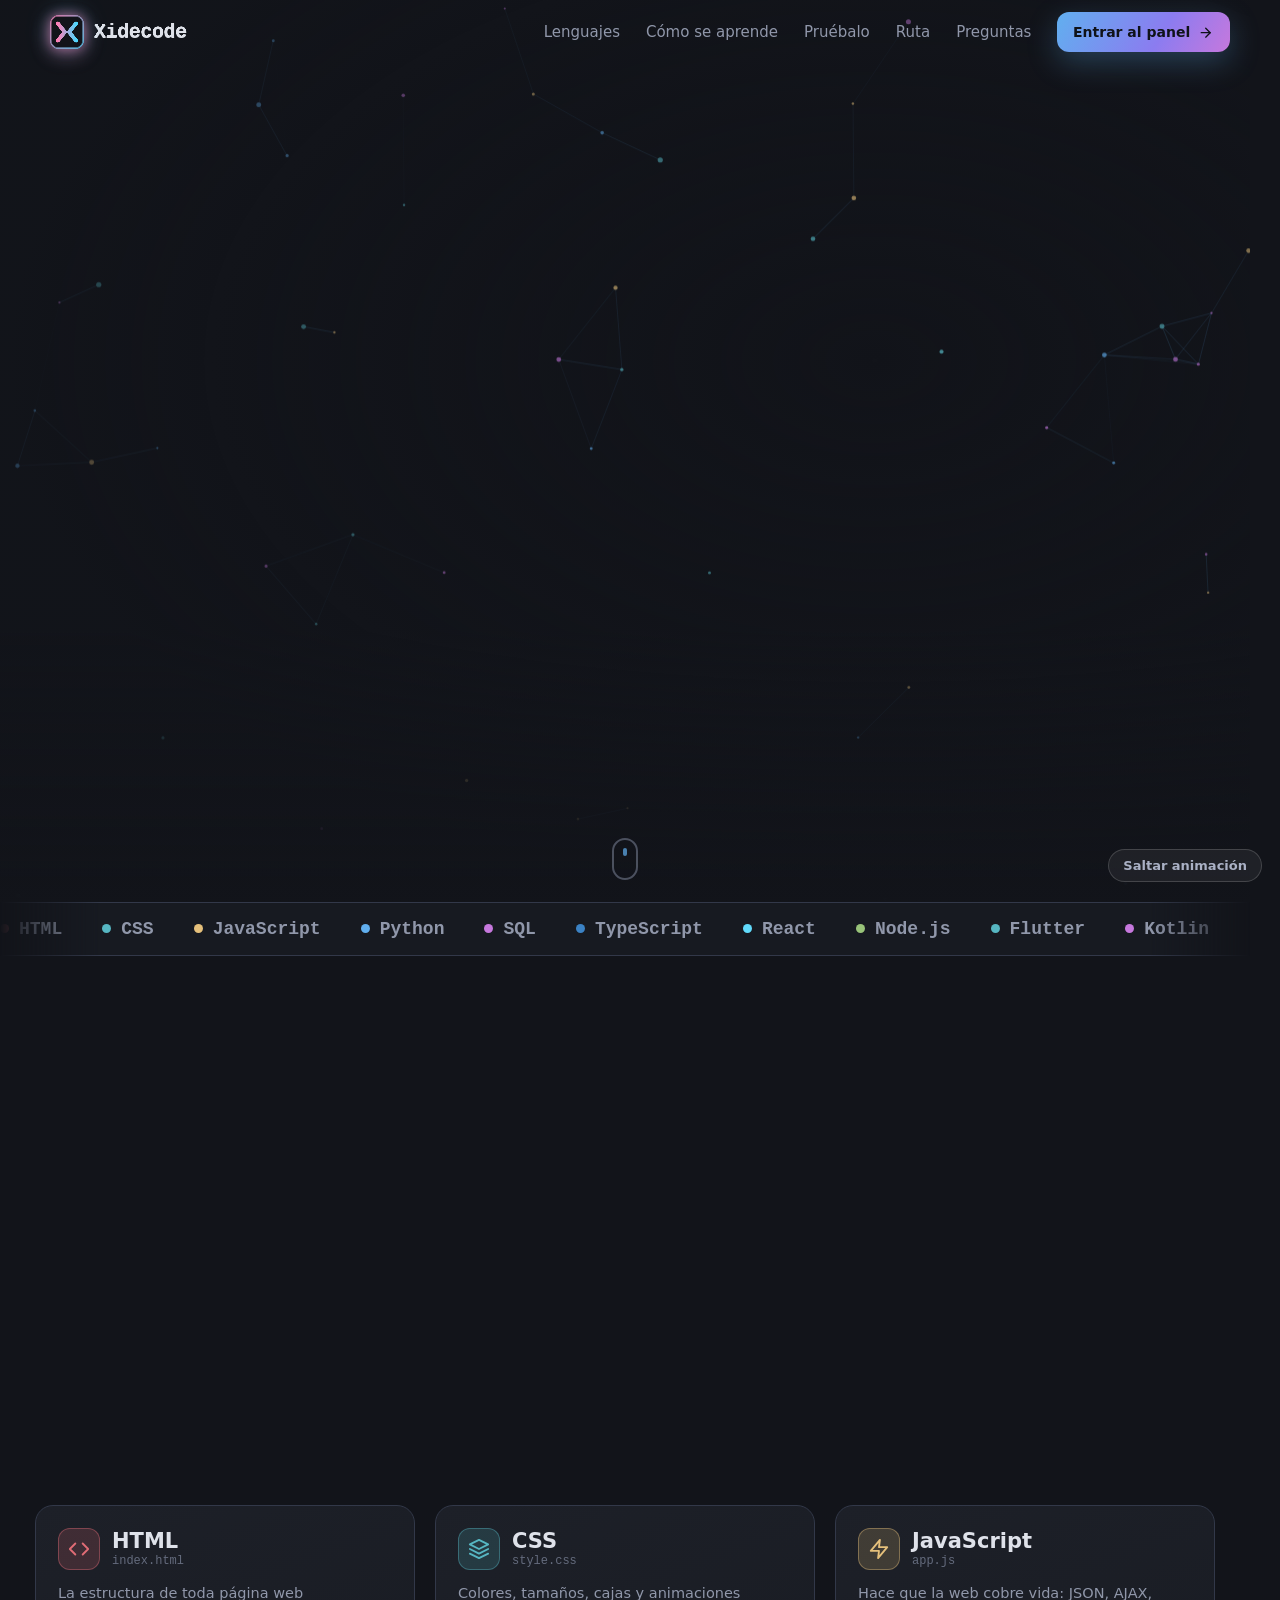
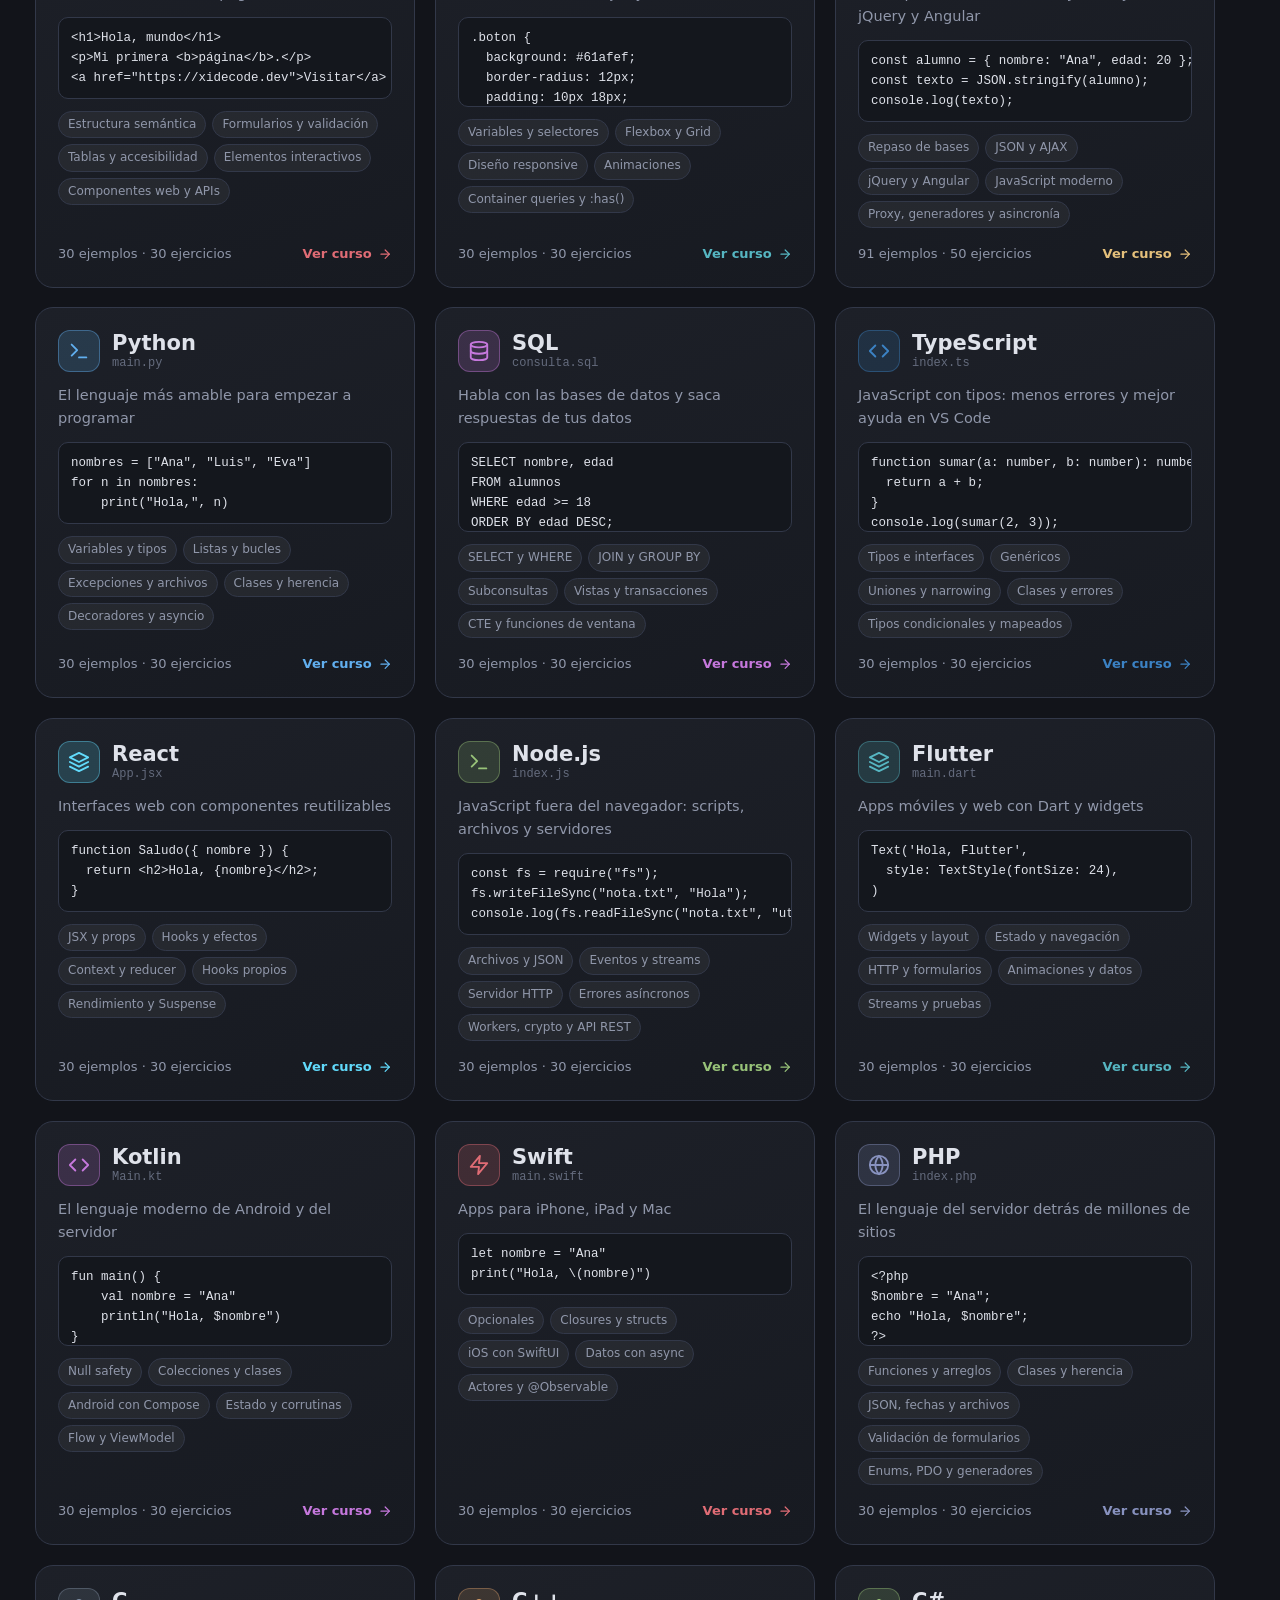
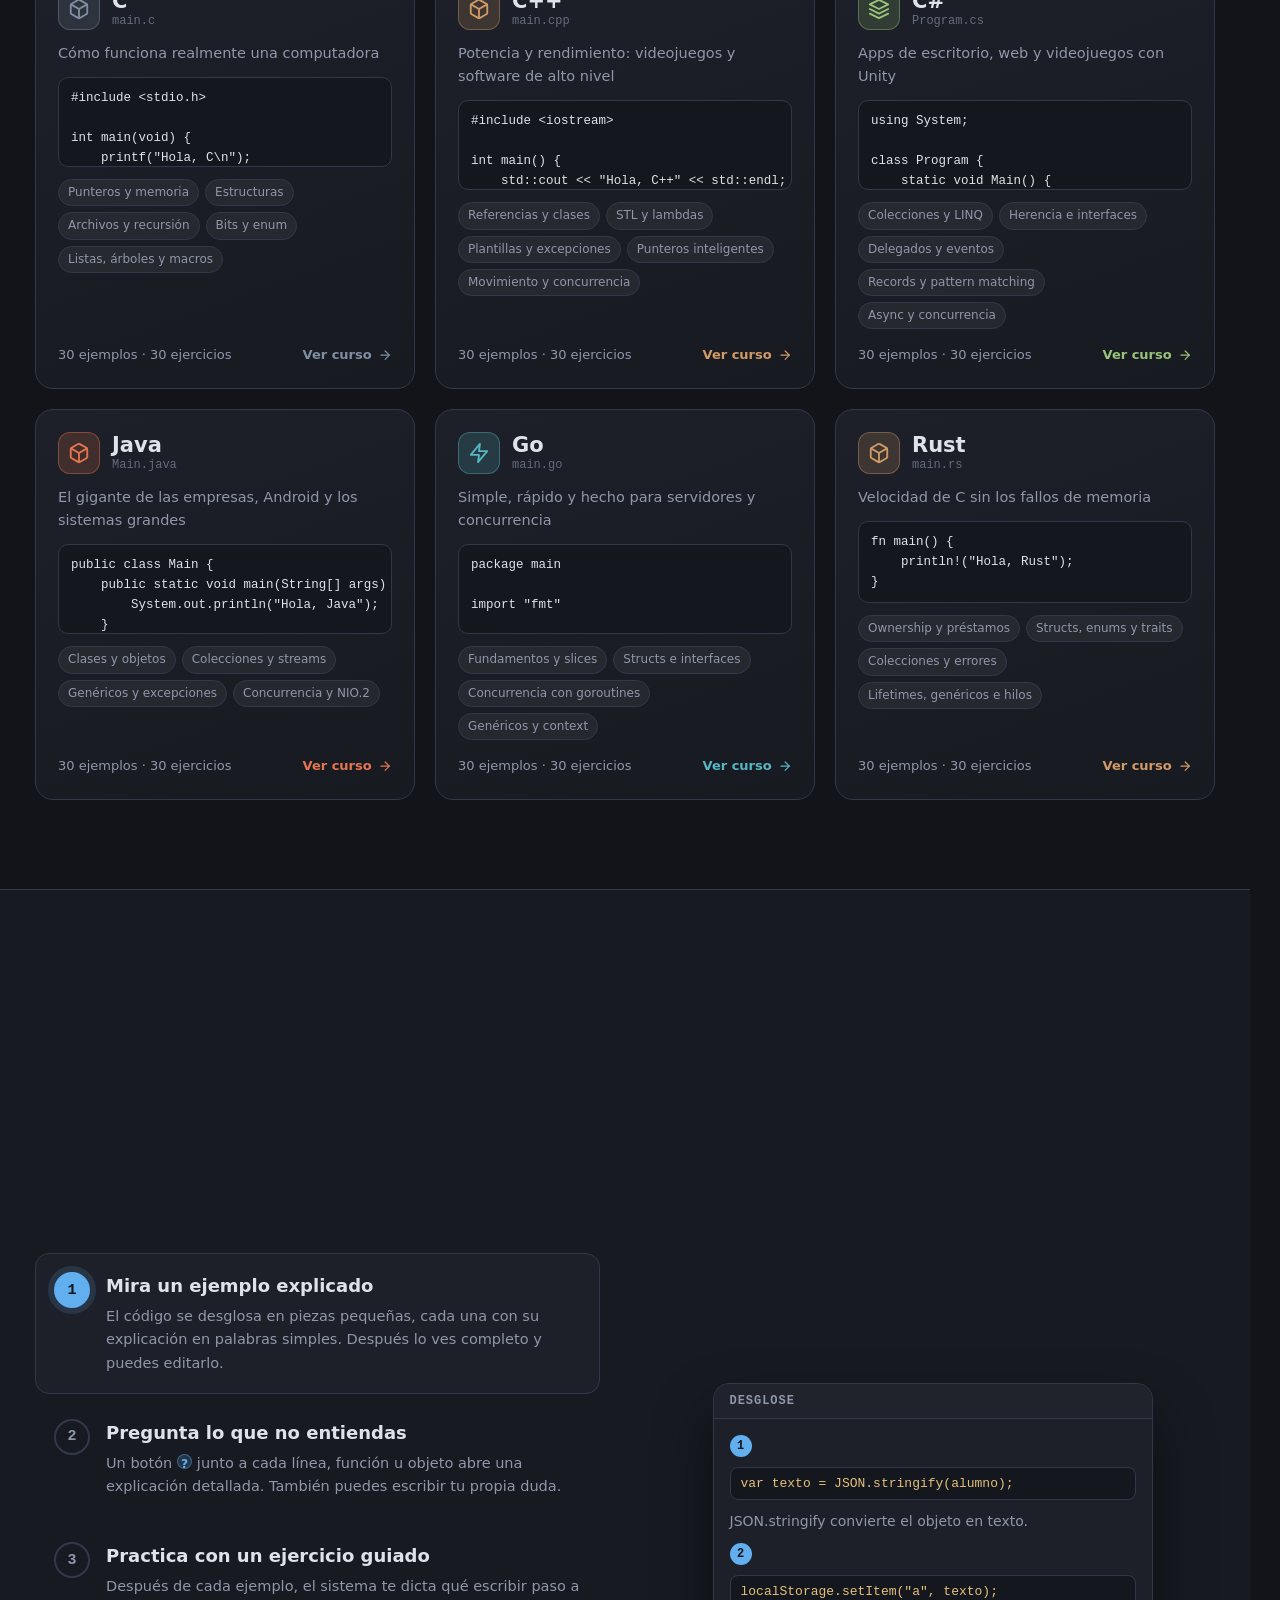
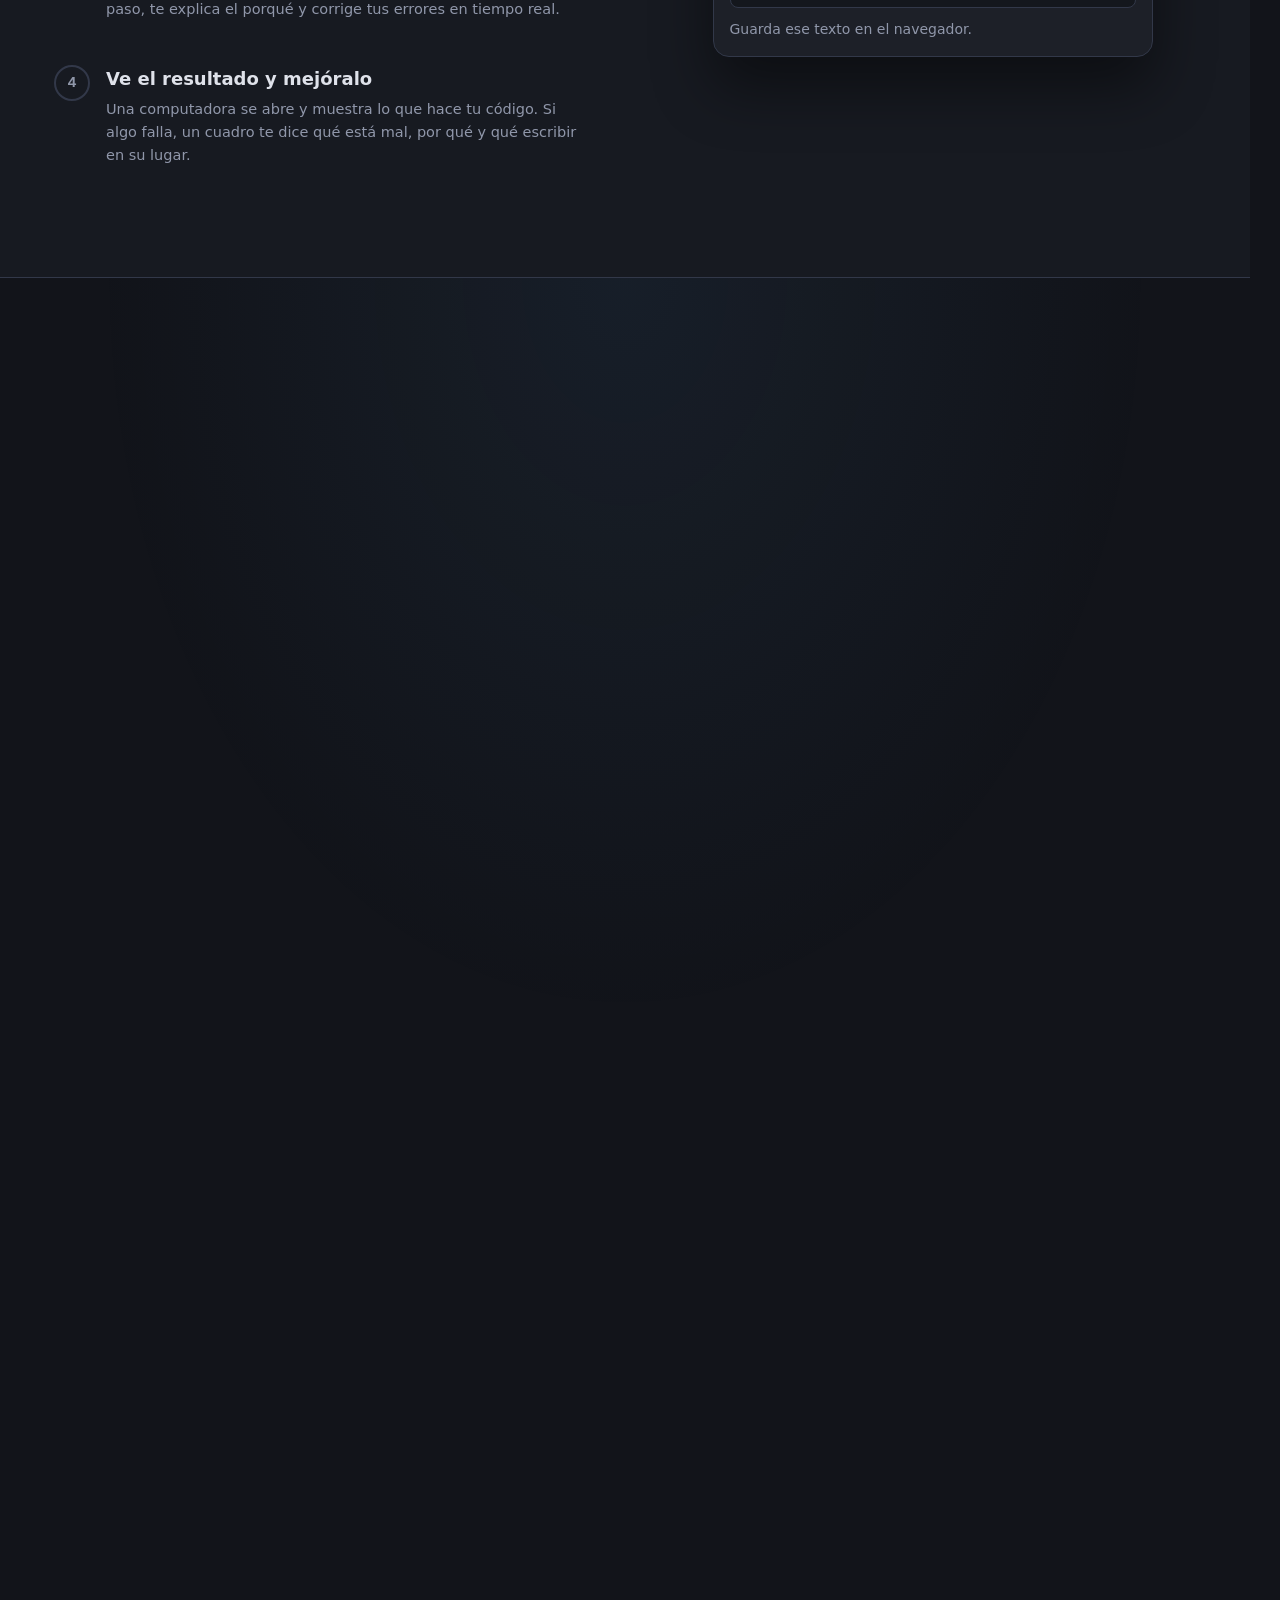
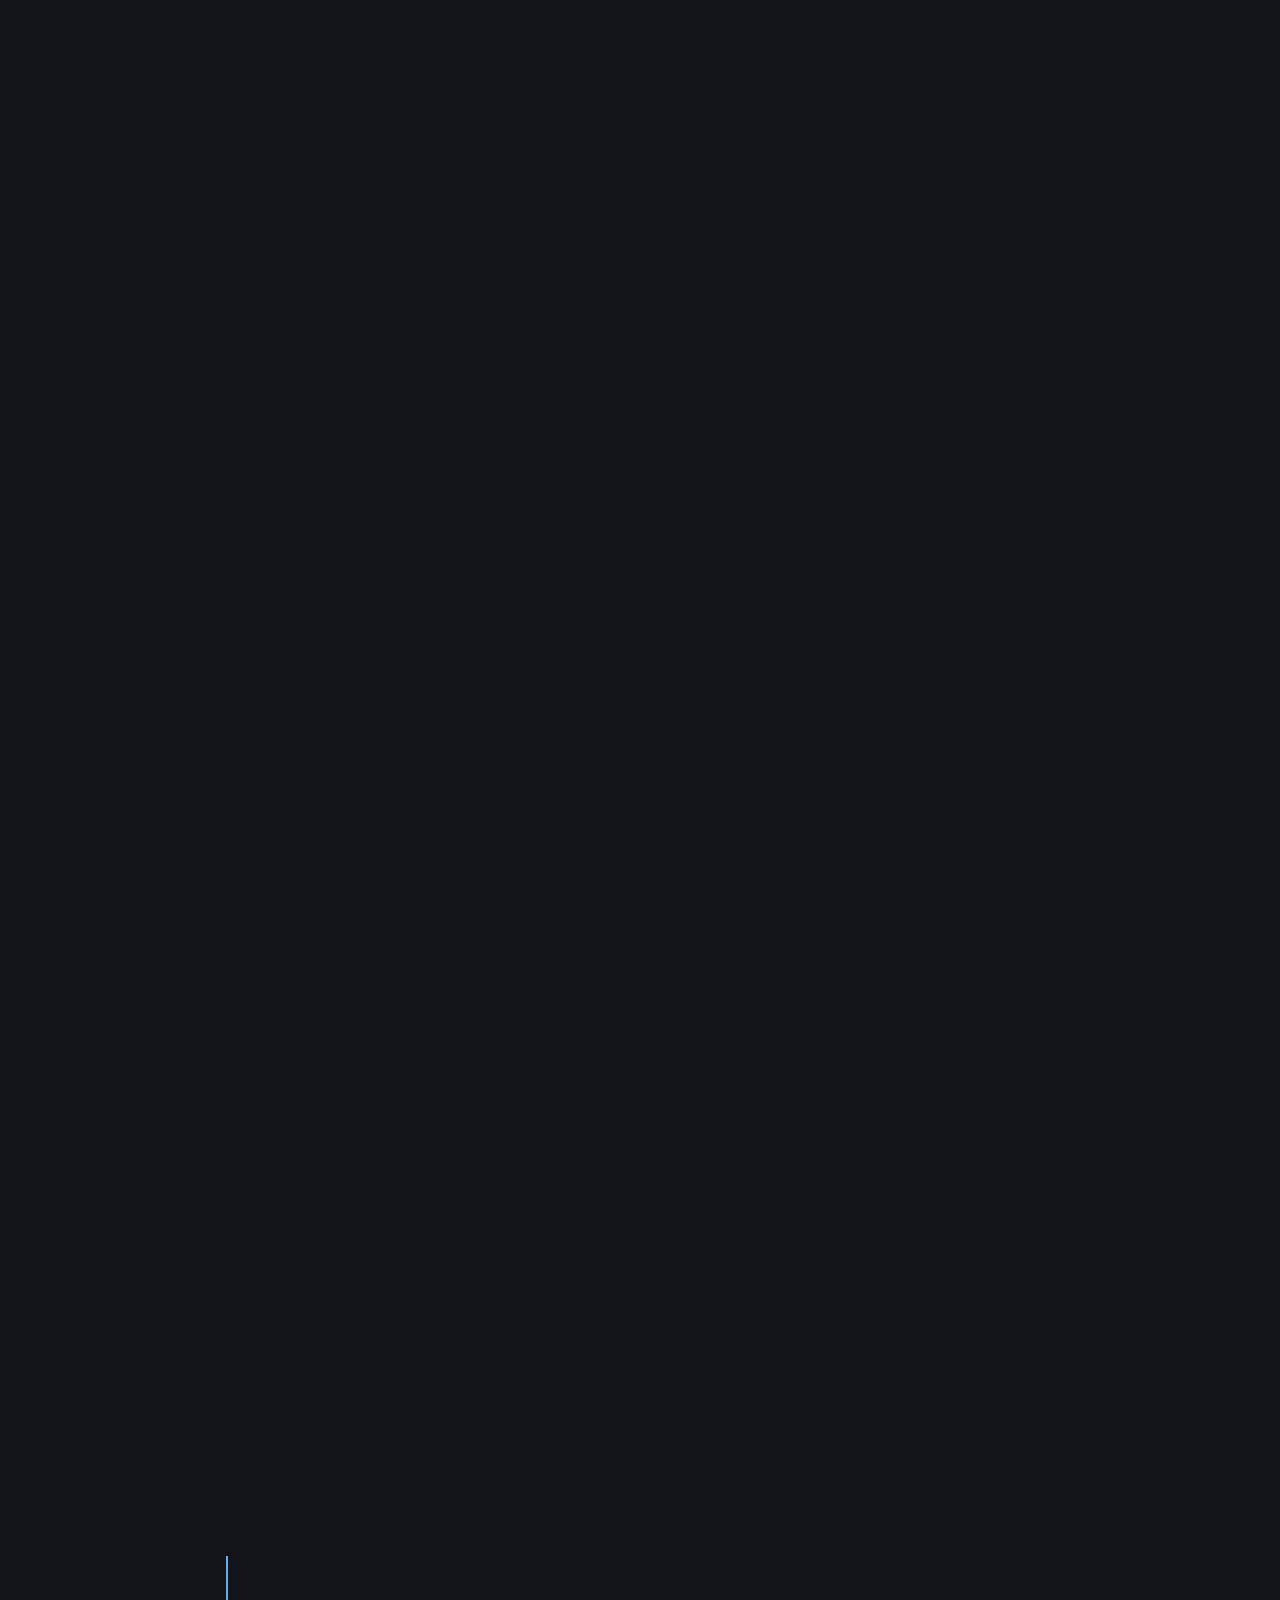
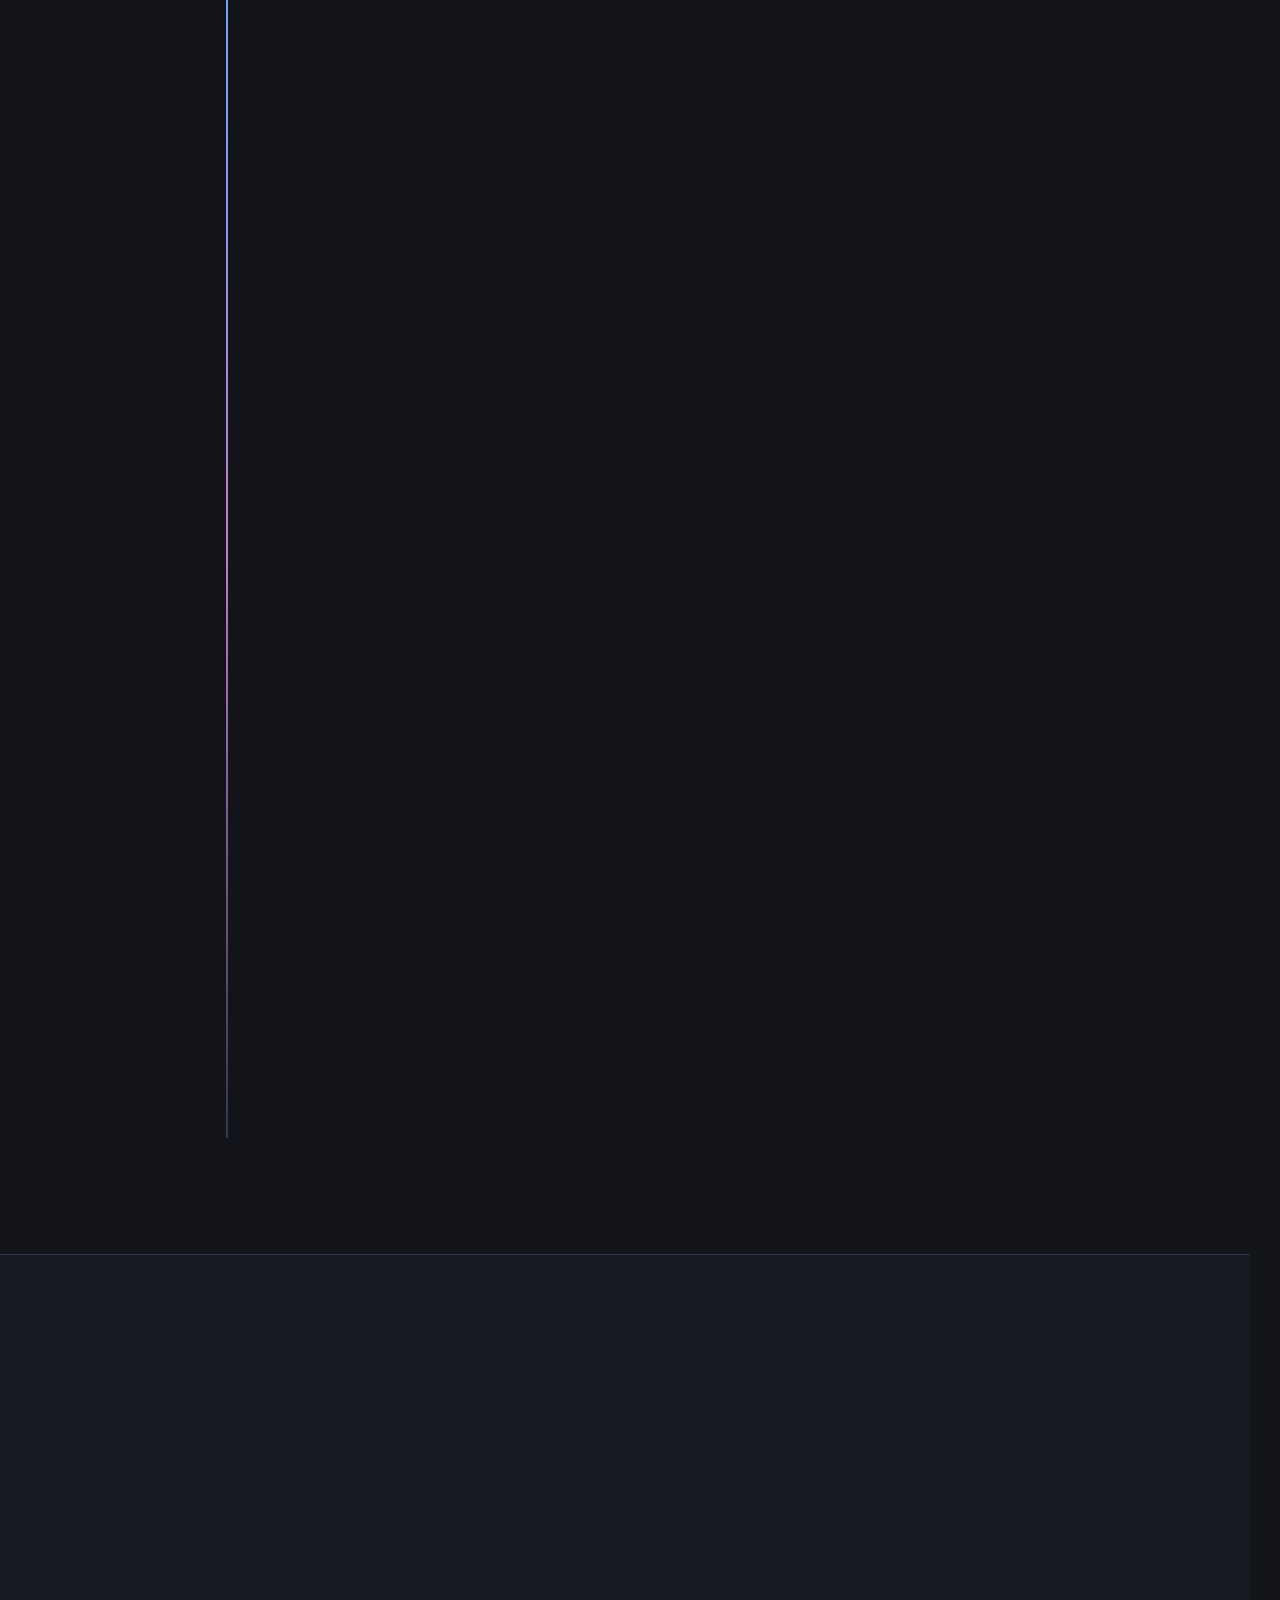
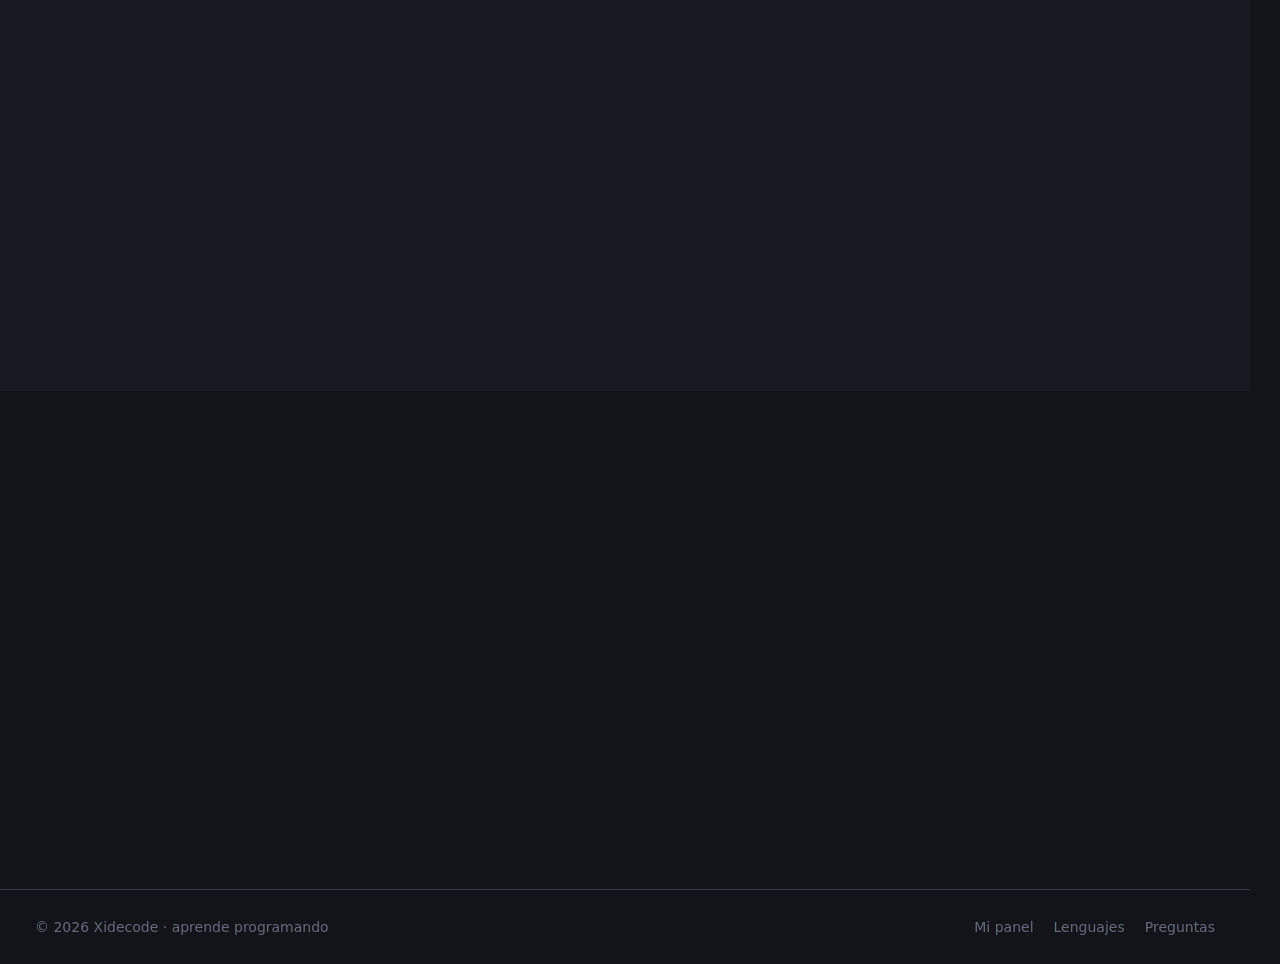
<file: index.html>
<!DOCTYPE html>
<html lang="es">
<head>
<meta charset="utf-8">
<meta name="viewport" content="width=device-width, initial-scale=1, viewport-fit=cover">
<title>Xidecode | Aprende a programar practicando</title>
<meta name="description" content="Xidecode: plataforma para aprender HTML, CSS, JavaScript, Python, SQL, PHP, C, C++, C#, Java, TypeScript, React, Node.js, Flutter, Kotlin, Swift, Go y Rust con ejemplos explicados, ejercicios guiados y errores que te enseñan. Sin registro, gratis.">
<meta name="theme-color" content="#14161c">
<link rel="icon" type="image/svg+xml" href="assets/brand/xidecode-icon.svg">
<link rel="stylesheet" href="css/landing.css?v=4">
<link rel="stylesheet" href="css/portal.css?v=4">
<link rel="stylesheet" href="css/intro.css?v=1">
<script>(function(){try{if(sessionStorage.getItem("xide:intro")||matchMedia("(prefers-reduced-motion: reduce)").matches)return;}catch(e){}document.documentElement.classList.add("intro-on");})();</script>
<noscript><style>#intro{display:none!important}html.intro-on,html.intro-on body{overflow:auto!important}html.intro-on .brand{opacity:1!important}</style></noscript>
</head>
<body>
<div id="intro" aria-hidden="false"><div class="in-bg" aria-hidden="true"></div><canvas aria-hidden="true"></canvas><div class="in-stage" aria-hidden="true"><div class="in-lock"><img class="in-logo" src="assets/brand/xidecode-icon.svg" alt="" width="150" height="150"><span class="in-text"><span>Xidecode</span></span></div></div><button class="in-skip" type="button">Saltar animación</button></div>
<a class="skip" href="#contenido">Saltar al contenido</a>

<svg width="0" height="0" style="position:absolute" aria-hidden="true">
  <defs>
    <symbol id="i-arrow" viewBox="0 0 24 24"><line x1="5" y1="12" x2="19" y2="12"/><polyline points="12 5 19 12 12 19"/></symbol>
    <symbol id="i-code" viewBox="0 0 24 24"><polyline points="16 18 22 12 16 6"/><polyline points="8 6 2 12 8 18"/></symbol>
    <symbol id="i-play" viewBox="0 0 24 24"><polygon points="6 3 20 12 6 21 6 3"/></symbol>
    <symbol id="i-bolt" viewBox="0 0 24 24"><polygon points="13 2 3 14 12 14 11 22 21 10 12 10 13 2"/></symbol>
    <symbol id="i-layers" viewBox="0 0 24 24"><polygon points="12 2 2 7 12 12 22 7 12 2"/><polyline points="2 17 12 22 22 17"/><polyline points="2 12 12 17 22 12"/></symbol>
    <symbol id="i-check" viewBox="0 0 24 24"><polyline points="20 6 9 17 4 12"/></symbol>
    <symbol id="i-term" viewBox="0 0 24 24"><polyline points="4 17 10 11 4 5"/><line x1="12" y1="19" x2="20" y2="19"/></symbol>
    <symbol id="i-db" viewBox="0 0 24 24"><ellipse cx="12" cy="5" rx="9" ry="3"/><path d="M21 12c0 1.66-4 3-9 3s-9-1.34-9-3"/><path d="M3 5v14c0 1.66 4 3 9 3s9-1.34 9-3V5"/></symbol>
    <symbol id="i-globe" viewBox="0 0 24 24"><circle cx="12" cy="12" r="10"/><line x1="2" y1="12" x2="22" y2="12"/><path d="M12 2a15.3 15.3 0 0 1 4 10 15.3 15.3 0 0 1-4 10 15.3 15.3 0 0 1-4-10 15.3 15.3 0 0 1 4-10z"/></symbol>
    <symbol id="i-cube" viewBox="0 0 24 24"><path d="M21 16V8a2 2 0 0 0-1-1.73l-7-4a2 2 0 0 0-2 0l-7 4A2 2 0 0 0 3 8v8a2 2 0 0 0 1 1.73l7 4a2 2 0 0 0 2 0l7-4A2 2 0 0 0 21 16z"/><polyline points="3.27 6.96 12 12.01 20.73 6.96"/><line x1="12" y1="22.08" x2="12" y2="12"/></symbol>
    <symbol id="i-help" viewBox="0 0 24 24"><circle cx="12" cy="12" r="10"/><path d="M9.09 9a3 3 0 0 1 5.83 1c0 2-3 3-3 3"/><line x1="12" y1="17" x2="12.01" y2="17"/></symbol>
    <symbol id="i-alert" viewBox="0 0 24 24"><circle cx="12" cy="12" r="10"/><line x1="12" y1="8" x2="12" y2="12"/><line x1="12" y1="16" x2="12.01" y2="16"/></symbol>
    <symbol id="i-award" viewBox="0 0 24 24"><circle cx="12" cy="8" r="7"/><polyline points="8.21 13.89 7 23 12 20 17 23 15.79 13.88"/></symbol>
    <symbol id="i-target" viewBox="0 0 24 24"><circle cx="12" cy="12" r="10"/><circle cx="12" cy="12" r="6"/><circle cx="12" cy="12" r="2"/></symbol>
    <symbol id="i-lock" viewBox="0 0 24 24"><rect x="3" y="11" width="18" height="11" rx="2"/><path d="M7 11V7a5 5 0 0 1 10 0v4"/></symbol>
    <symbol id="i-menu" viewBox="0 0 24 24"><line x1="3" y1="12" x2="21" y2="12"/><line x1="3" y1="6" x2="21" y2="6"/><line x1="3" y1="18" x2="21" y2="18"/></symbol>
    <symbol id="i-x" viewBox="0 0 24 24"><line x1="18" y1="6" x2="6" y2="18"/><line x1="6" y1="6" x2="18" y2="18"/></symbol>
    <symbol id="i-eye" viewBox="0 0 24 24"><path d="M1 12s4-8 11-8 11 8 11 8-4 8-11 8-11-8-11-8z"/><circle cx="12" cy="12" r="3"/></symbol>
    <symbol id="i-user" viewBox="0 0 24 24"><path d="M20 21v-2a4 4 0 0 0-4-4H8a4 4 0 0 0-4 4v2"/><circle cx="12" cy="7" r="4"/></symbol>
    <symbol id="i-flag" viewBox="0 0 24 24"><path d="M4 15s1-1 4-1 5 2 8 2 4-1 4-1V3s-1 1-4 1-5-2-8-2-4 1-4 1z"/><line x1="4" y1="22" x2="4" y2="15"/></symbol>
    <symbol id="i-refresh" viewBox="0 0 24 24"><polyline points="23 4 23 10 17 10"/><polyline points="1 20 1 14 7 14"/><path d="M3.51 9a9 9 0 0 1 14.85-3.36L23 10M1 14l4.64 4.36A9 9 0 0 0 20.49 15"/></symbol>
    <symbol id="i-down" viewBox="0 0 24 24"><polyline points="6 9 12 15 18 9"/></symbol>
  </defs>
</svg>

<div class="cursor-glow" aria-hidden="true"></div>

<header class="nav" id="nav">
  <div class="wrap">
    <a class="brand" href="index.html" aria-label="Xidecode, inicio"><span class="logo"><img src="assets/brand/xidecode-icon.svg" alt="" width="34" height="34"></span><span>Xidecode</span></a>
    <button class="nav-toggle" type="button" aria-label="Abrir menú" aria-expanded="false"><svg class="i" aria-hidden="true"><use href="#i-menu"/></svg></button>
    <nav class="nav-links" aria-label="Principal">
      <a href="#lenguajes">Lenguajes</a>
      <a href="#metodo">Cómo se aprende</a>
      <a href="#probar">Pruébalo</a>
      <a href="#ruta">Ruta</a>
      <a href="#preguntas">Preguntas</a>
      <a class="btn btn-primary btn-sm" href="app.html#/panel" data-magnetic><span class="btn-txt">Entrar al panel <svg class="i" aria-hidden="true"><use href="#i-arrow"/></svg></span></a>
    </nav>
  </div>
</header>

<main id="contenido">
  <!-- ============ HERO ============ -->
  <section class="hero" id="hero" aria-labelledby="h1">
    <canvas class="hero-canvas" id="net" aria-hidden="true"></canvas>
    <div class="hero-vignette" aria-hidden="true"></div>
    <div class="wrap hero-grid">
      <div class="hero-copy">
        <span class="eyebrow reveal"><svg class="i" aria-hidden="true"><use href="#i-bolt"/></svg> Aprende a programar practicando</span>
        <h1 id="h1" data-split>Escribe código de verdad, <span class="grad">entiéndelo</span> de verdad.</h1>
        <p class="lead reveal" style="--d:3">Una plataforma para <b>HTML, CSS, JavaScript, Python, SQL, PHP, C, C++, C#, Java, TypeScript, React, Node.js, Flutter, Kotlin, Swift, Go y Rust</b>. Cada ejemplo se explica pieza por pieza, cada línea tiene su <b class="qmark">?</b>, y cada ejemplo termina con un ejercicio guiado donde el sistema corrige tus errores <i>mientras escribes</i>.</p>
        <div class="cta-row reveal" style="--d:4">
          <a class="btn btn-primary btn-lg" href="app.html#/panel" data-magnetic><span class="btn-fill"></span><span class="btn-txt">Entrar al panel <svg class="i" aria-hidden="true"><use href="#i-arrow"/></svg></span></a>
          <a class="btn btn-ghost btn-lg" href="#probar" data-magnetic><span class="btn-fill"></span><span class="btn-txt"><svg class="i" aria-hidden="true"><use href="#i-play"/></svg> Probar código ahora</span></a>
        </div>
        <ul class="chips reveal" style="--d:5">
          <li><svg class="i" aria-hidden="true"><use href="#i-lock"/></svg> Sin registro ni cuentas</li>
          <li><svg class="i" aria-hidden="true"><use href="#i-term"/></svg> Se ejecuta en tu navegador</li>
          <li><svg class="i" aria-hidden="true"><use href="#i-alert"/></svg> Errores explicados en español</li>
        </ul>
      </div>
      <div class="stage-wrap reveal" style="--d:2">
        <div class="stage" id="stage" aria-hidden="true">
          <div class="win">
            <div class="win-bar"><i></i><i></i><i></i><span id="win-file">main.py</span><em id="win-lang">Python</em></div>
            <pre class="win-code" id="win-code"></pre>
            <div class="win-out"><b>$</b> <span id="win-out"></span><i class="cur"></i></div>
          </div>
          <div class="fl fl1">{ }</div><div class="fl fl2">&lt;/&gt;</div><div class="fl fl3">SQL</div><div class="fl fl4">py</div><div class="fl fl5">C++</div><div class="fl fl6">$</div>
          <div class="pop3d pop-err"><svg class="i" aria-hidden="true"><use href="#i-alert"/></svg><div><b>Error explicado</b><span>Falta ":" al final de la línea 3</span></div></div>
          <div class="pop3d pop-xp"><svg class="i" aria-hidden="true"><use href="#i-award"/></svg><div><b>+10 XP</b><span>Ejercicio completado</span></div></div>
          <div class="pop3d pop-q"><svg class="i" aria-hidden="true"><use href="#i-help"/></svg><div><b>¿Qué hace print()?</b><span>Muestra valores en pantalla</span></div></div>
        </div>
      </div>
    </div>
    <a class="scroll-hint" href="#lenguajes" aria-label="Bajar"><i></i></a>
  </section>

  <!-- ============ MARQUEE ============ -->
  <div class="marquee" aria-hidden="true"><div class="marquee-track" id="marq"></div></div>

  <!-- ============ NÚMEROS ============ -->
  <section class="numbers" aria-label="La plataforma en números">
    <div class="wrap nums">
      <div class="num reveal"><b data-count id="n-lang">15</b><span>lenguajes</span></div>
      <div class="num reveal" style="--d:1"><b data-count id="n-ex">0</b><span>ejemplos explicados</span></div>
      <div class="num reveal" style="--d:2"><b data-count id="n-xs">0</b><span>ejercicios guiados</span></div>
      <div class="num reveal" style="--d:3"><b data-count id="n-q">0</b><span>preguntas de reto</span></div>
      <div class="num reveal" style="--d:4"><b data-count data-to="0" data-label="0">0</b><span>cuentas que crear</span></div>
    </div>
  </section>

  <!-- ============ LENGUAJES ============ -->
  <section id="lenguajes" class="langs" aria-labelledby="t-lang">
    <div class="wrap">
      <div class="sec-head reveal">
        <span class="eyebrow">Elige tu camino</span>
        <h2 id="t-lang" data-split>Dieciocho lenguajes, <span class="grad">una sola plataforma</span></h2>
        <p>Los más pedidos en empleos, universidades y proyectos reales. Cada uno con su propio mini-curso: conceptos, ejemplos, ejercicios y un reto. Pasa el cursor sobre una tarjeta y haz clic para entrar a su presentación.</p>
      </div>
      <div class="lang-grid" id="lang-grid"></div>
      <div class="soon-row reveal"><span>En camino:</span><div id="soon-row"></div></div>
    </div>
  </section>

  <!-- ============ MÉTODO ============ -->
  <section id="metodo" class="method" aria-labelledby="t-met">
    <div class="wrap">
      <div class="sec-head reveal">
        <span class="eyebrow">Cómo se aprende aquí</span>
        <h2 id="t-met" data-split>Ver, entender, escribir, <span class="grad">equivocarte y mejorar</span></h2>
        <p>Programar se aprende con las manos. Cada lección sigue siempre el mismo ciclo, pensado para quien no recuerda casi nada.</p>
      </div>
      <div class="steps-wrap">
        <ol class="steps" id="steps">
          <li class="step on" data-step="0"><span class="sn">1</span><div><h3>Mira un ejemplo explicado</h3><p>El código se desglosa en piezas pequeñas, cada una con su explicación en palabras simples. Después lo ves completo y puedes editarlo.</p></div></li>
          <li class="step" data-step="1"><span class="sn">2</span><div><h3>Pregunta lo que no entiendas</h3><p>Un botón <b class="qmark">?</b> junto a cada línea, función u objeto abre una explicación detallada. También puedes escribir tu propia duda.</p></div></li>
          <li class="step" data-step="2"><span class="sn">3</span><div><h3>Practica con un ejercicio guiado</h3><p>Después de cada ejemplo, el sistema te dicta qué escribir paso a paso, te explica el porqué y corrige tus errores en tiempo real.</p></div></li>
          <li class="step" data-step="3"><span class="sn">4</span><div><h3>Ve el resultado y mejóralo</h3><p>Una computadora se abre y muestra lo que hace tu código. Si algo falla, un cuadro te dice qué está mal, por qué y qué escribir en su lugar.</p></div></li>
        </ol>
        <div class="vis" id="vis" aria-hidden="true">
          <div class="vis-card v0 on"><div class="vc-bar">Desglose</div><div class="vc-body"><div class="pill">1</div><code>var texto = JSON.stringify(alumno);</code><p>JSON.stringify convierte el objeto en texto.</p><div class="pill">2</div><code>localStorage.setItem("a", texto);</code><p>Guarda ese texto en el navegador.</p></div></div>
          <div class="vis-card v1"><div class="vc-bar">Ayuda</div><div class="vc-body"><code>print(<span class="qb">?</span>"Hola")</code><div class="bubble"><b>print()</b> muestra valores en la pantalla. Puedes pasarle varios separados por comas.</div><div class="askrow"><span>Escribe tu duda...</span><b>Preguntar</b></div></div></div>
          <div class="vis-card v2"><div class="vc-bar">Ejercicio · paso 2 de 5</div><div class="vc-body"><p>Declara la variable <code>edad</code> con el número 20.</p><div class="ans"><code>edad = 20</code></div><div class="ok"><svg class="i"><use href="#i-check"/></svg> ¡Muy bien! Eso es correcto.</div><div class="bar"><i></i><i></i><i class="cur"></i><i></i><i></i></div></div></div>
          <div class="vis-card v3"><div class="vc-bar">Resultado</div><div class="vc-body"><div class="screen-mini"><span>Hola, Ana</span></div><div class="err"><svg class="i"><use href="#i-alert"/></svg> <b>Falta ";"</b> al final de la línea 4. Agrega <code>;</code>.</div></div></div>
        </div>
      </div>
    </div>
  </section>

  <!-- ============ PRUEBA ============ -->
  <section id="probar" class="try" aria-labelledby="t-try">
    <div class="wrap">
      <div class="sec-head reveal">
        <span class="eyebrow">Sin crear nada</span>
        <h2 id="t-try" data-split>Escribe código <span class="grad">ahora mismo</span></h2>
        <p>Este es el mismo tipo de editor de la plataforma. Cambia el código, pulsa <b>Ejecutar</b> y prueba romperlo a propósito para ver cómo te lo explica.</p>
      </div>
      <div class="play reveal" id="play">
        <div class="play-tabs" id="play-tabs"></div>
        <div class="play-grid">
          <div class="play-ed" id="play-ed"></div>
          <div class="play-out">
            <div class="po-bar"><b>Resultado</b><button class="btn btn-primary btn-sm" id="play-run" type="button"><span class="btn-txt"><svg class="i" aria-hidden="true"><use href="#i-play"/></svg> Ejecutar</span></button></div>
            <iframe id="play-frame" title="Resultado del código" sandbox="allow-scripts"></iframe>
            <div class="po-console" id="play-console"></div>
            <div class="po-issues" id="play-issues"></div>
          </div>
        </div>
        <div class="play-foot"><span>Los ejemplos de la landing están en JavaScript. Dentro de la plataforma también ejecutas Python y SQL de verdad.</span><a class="btn btn-ghost btn-sm" href="app.html#/panel" data-magnetic><span class="btn-txt">Ver todo el entorno <svg class="i" aria-hidden="true"><use href="#i-arrow"/></svg></span></a></div>
      </div>
    </div>
  </section>

  <!-- ============ POR QUÉ ============ -->
  <section class="why" aria-labelledby="t-why">
    <div class="wrap">
      <div class="sec-head reveal">
        <span class="eyebrow">Por qué Xidecode</span>
        <h2 id="t-why" data-split>Hecho para <span class="grad">entender</span>, no solo para copiar</h2>
        <p>La IA escribe código en segundos, pero quien entiende lo que escribe sigue teniendo ventaja. Aquí aprendes a razonar, a leer errores y a decidir.</p>
      </div>
      <div class="bento">
        <article class="tile t-big glass reveal" data-tilt="6"><div class="ic"><svg class="i" aria-hidden="true"><use href="#i-term"/></svg></div><h3>Una computadora en tu pantalla</h3><p>Cada ejemplo tiene una laptop que se abre y muestra el resultado de tu código en tiempo real, con su consola.</p><div class="mini-lap"><i></i></div></article>
        <article class="tile glass reveal" data-tilt="8" style="--d:1"><div class="ic"><svg class="i" aria-hidden="true"><use href="#i-help"/></svg></div><h3>Un ? en cada línea</h3><p>Toca el signo de pregunta junto a cualquier línea, función o clase para ver qué hace y por qué.</p></article>
        <article class="tile glass reveal" data-tilt="8" style="--d:2"><div class="ic"><svg class="i" aria-hidden="true"><use href="#i-alert"/></svg></div><h3>Errores que enseñan</h3><p>No solo dice "error": explica por qué está mal y qué deberías escribir en su lugar.</p></article>
        <article class="tile glass reveal" data-tilt="8" style="--d:3"><div class="ic"><svg class="i" aria-hidden="true"><use href="#i-target"/></svg></div><h3>Ejemplo, luego ejercicio</h3><p>Nada de teoría suelta: cada ejemplo se completa con un ejercicio guiado línea por línea.</p></article>
        <article class="tile t-wide glass reveal" data-tilt="5" style="--d:4"><div class="ic"><svg class="i" aria-hidden="true"><use href="#i-award"/></svg></div><h3>Tu panel de progreso</h3><p>Nivel, XP, racha de estudio, mapa de actividad, logros y un reto diario. Todo se guarda en tu navegador: sin cuentas ni contraseñas.</p><div class="heat-mini" id="heat-mini"></div></article>
        <article class="tile glass reveal" data-tilt="8" style="--d:5"><div class="ic"><svg class="i" aria-hidden="true"><use href="#i-lock"/></svg></div><h3>Gratis y sin instalar</h3><p>Todo corre en el navegador. Python y SQL se ejecutan de verdad; el resto muestra su salida y puede correrse en línea.</p></article>
      </div>
      <div class="compare reveal">
        <table>
          <thead><tr><th></th><th>Videos</th><th>Tutoriales de lectura</th><th class="us">Xidecode</th></tr></thead>
          <tbody>
            <tr><td>Escribes código tú mismo</td><td>A veces</td><td>Casi nunca</td><td class="us"><svg class="i"><use href="#i-check"/></svg> En cada lección</td></tr>
            <tr><td>Te corrige mientras escribes</td><td>No</td><td>No</td><td class="us"><svg class="i"><use href="#i-check"/></svg> En tiempo real</td></tr>
            <tr><td>Explica tus errores en español</td><td>Depende del video</td><td>No</td><td class="us"><svg class="i"><use href="#i-check"/></svg> Siempre</td></tr>
            <tr><td>Ves el resultado al instante</td><td>Solo el del video</td><td>No</td><td class="us"><svg class="i"><use href="#i-check"/></svg> Con tu código</td></tr>
            <tr><td>Instalar programas</td><td>Casi siempre</td><td>Casi siempre</td><td class="us"><svg class="i"><use href="#i-check"/></svg> No hace falta</td></tr>
          </tbody>
        </table>
      </div>
    </div>
  </section>

  <!-- ============ RUTA ============ -->
  <section id="ruta" class="road" aria-labelledby="t-road">
    <div class="wrap">
      <div class="sec-head reveal">
        <span class="eyebrow">Tu mapa</span>
        <h2 id="t-road" data-split>Un camino claro de <span class="grad">cero a programador</span></h2>
        <p>Puedes empezar por donde quieras, pero esta ruta funciona muy bien si estás empezando.</p>
      </div>
      <ol class="timeline" id="timeline">
        <li class="tl reveal"><span class="tl-dot"></span><div class="tl-card glass" data-tilt="4"><b>1 · Fundamentos web</b><p>HTML y CSS: construye y diseña tu primera página.</p><div class="tags"><span style="--c:#e06c75">HTML</span><span style="--c:#56b6c2">CSS</span></div></div></li>
        <li class="tl reveal"><span class="tl-dot"></span><div class="tl-card glass" data-tilt="4"><b>2 · Dale vida con JavaScript</b><p>Variables, funciones, DOM, JSON, almacenamiento, AJAX y jQuery.</p><div class="tags"><span style="--c:#e5c07b">JavaScript</span></div></div></li>
        <li class="tl reveal"><span class="tl-dot"></span><div class="tl-card glass" data-tilt="4"><b>3 · Tu primer lenguaje general</b><p>Python: lógica de programación con la sintaxis más amable.</p><div class="tags"><span style="--c:#61afef">Python</span></div></div></li>
        <li class="tl reveal"><span class="tl-dot"></span><div class="tl-card glass" data-tilt="4"><b>4 · Datos y servidor</b><p>SQL para hablar con bases de datos y PHP para el lado del servidor.</p><div class="tags"><span style="--c:#c678dd">SQL</span><span style="--c:#8892bf">PHP</span></div></div></li>
        <li class="tl reveal"><span class="tl-dot"></span><div class="tl-card glass" data-tilt="4"><b>5 · Cómo funciona la computadora</b><p>C y C++: memoria, tipos y rendimiento. Te hacen mejor en todo lo demás.</p><div class="tags"><span style="--c:#7f8ea3">C</span><span style="--c:#d19a66">C++</span></div></div></li>
        <li class="tl reveal"><span class="tl-dot"></span><div class="tl-card glass" data-tilt="4"><b>6 · Aplicaciones y videojuegos</b><p>C#: el lenguaje de .NET y de Unity.</p><div class="tags"><span style="--c:#98c379">C#</span></div></div></li>
        <li class="tl reveal"><span class="tl-dot"></span><div class="tl-card glass" data-tilt="4"><b>7 · Frameworks y móvil</b><p>TypeScript, React y Node.js para la web moderna; Flutter, Kotlin y Swift para apps móviles. Angular ya tiene su módulo en JavaScript.</p><div class="tags"><span style="--c:#e06c75">Angular</span><span style="--c:#3b82c4">TypeScript</span><span style="--c:#61dafb">React</span><span style="--c:#98c379">Node.js</span><span style="--c:#56b6c2">Flutter</span><span style="--c:#c678dd">Kotlin</span><span style="--c:#e06c75">Swift</span></div></div></li>
        <li class="tl reveal"><span class="tl-dot"></span><div class="tl-card glass" data-tilt="4"><b>8 · Sistemas modernos y la nube</b><p>Go para servidores y concurrencia sencilla; Rust para velocidad de C con seguridad de memoria garantizada.</p><div class="tags"><span style="--c:#56b6c2">Go</span><span style="--c:#d19a66">Rust</span></div></div></li>
      </ol>
    </div>
  </section>

  <!-- ============ PREGUNTAS ============ -->
  <section id="preguntas" class="faq" aria-labelledby="t-faq">
    <div class="wrap narrow">
      <div class="sec-head reveal"><span class="eyebrow">Dudas comunes</span><h2 id="t-faq" data-split>Preguntas <span class="grad">frecuentes</span></h2></div>
      <div class="faq-list reveal">
        <details><summary>¿Necesito registrarme?<svg class="i"><use href="#i-down"/></svg></summary><p>No. No hay cuentas ni contraseñas. Tu progreso (nivel, XP, logros y los cambios que hagas en el código) se guarda en tu propio navegador.</p></details>
        <details><summary>¿Funciona sin internet?<svg class="i"><use href="#i-down"/></svg></summary><p>HTML, CSS, JavaScript, jQuery y Angular funcionan completamente sin conexión. Python y SQL necesitan descargar una sola vez su motor (unos MB) para ejecutar código modificado; las salidas esperadas de los ejemplos se ven sin conexión.</p></details>
        <details><summary>¿Cómo se ejecutan C, C++, C#, PHP y los cursos de frameworks y móvil?<svg class="i"><use href="#i-down"/></svg></summary><p>Los navegadores no pueden compilar esos lenguajes por sí solos. Cada ejemplo muestra su salida esperada, y el revisor te explica los errores de sintaxis. Si quieres ejecutarlo de verdad, el botón <b>Ejecutar en línea</b> envía tu código (con tu permiso) a un servicio público gratuito. React y Flutter se practican aquí y se prueban en tu computadora: cada curso empieza con una guía para instalar todo en VS Code.</p></details>
        <details><summary>¿Sirve si no recuerdo nada de programación?<svg class="i"><use href="#i-down"/></svg></summary><p>Sí, está pensado para eso. Hay un repaso exprés de lo básico, las explicaciones usan analogías y cada paso de los ejercicios te dice el porqué de lo que escribes.</p></details>
        <details><summary>¿Y si la IA ya programa por mí?<svg class="i"><use href="#i-down"/></svg></summary><p>La IA ayuda mucho, pero revisar, corregir y decidir sigue siendo trabajo de personas. Quien entiende el código detecta cuándo la IA se equivoca. Xidecode te enseña justamente eso: a leer, razonar y depurar.</p></details>
        <details><summary>¿Qué sigue después?<svg class="i"><use href="#i-down"/></svg></summary><p>Todos los cursos tienen nivel básico, intermedio y avanzado.</p></details>
      </div>
    </div>
  </section>

  <!-- ============ CTA ============ -->
  <section class="cta" aria-labelledby="t-cta">
    <div class="wrap">
      <div class="cta-box glass reveal" data-tilt="3">
        <h2 id="t-cta">Tu primera línea de código <span class="grad">te espera</span></h2>
        <p>Entra al panel, elige un lenguaje y escribe tu primer ejemplo en menos de un minuto.</p>
        <a class="btn btn-primary btn-lg" href="app.html#/panel" data-magnetic><span class="btn-fill"></span><span class="btn-txt">Entrar al panel <svg class="i" aria-hidden="true"><use href="#i-arrow"/></svg></span></a>
      </div>
    </div>
  </section>
</main>

<footer>
  <div class="wrap">
    <span>&copy; <span id="year"></span> Xidecode · aprende programando</span>
    <nav class="foot-links" aria-label="Pie"><a href="app.html#/panel">Mi panel</a><a href="app.html#/cursos">Lenguajes</a><a href="#preguntas">Preguntas</a></nav>
  </div>
</footer>

<script src="js/core.js?v=2"></script>
<script src="js/tracks.js"></script>
<script src="js/highlight.js"></script>
<script src="js/glossary1.js"></script>
<script src="js/hl-langs.js"></script>
<script src="js/linter.js"></script>
<script src="js/catalog.js"></script>
<script src="js/landing.js?v=4"></script>
<script src="js/portal-data.js?v=2"></script>
<script src="js/portal-data2.js?v=2"></script>
<script src="js/portal.js?v=5"></script>
<script src="js/intro.js?v=3"></script>
</body>
</html>
</file>
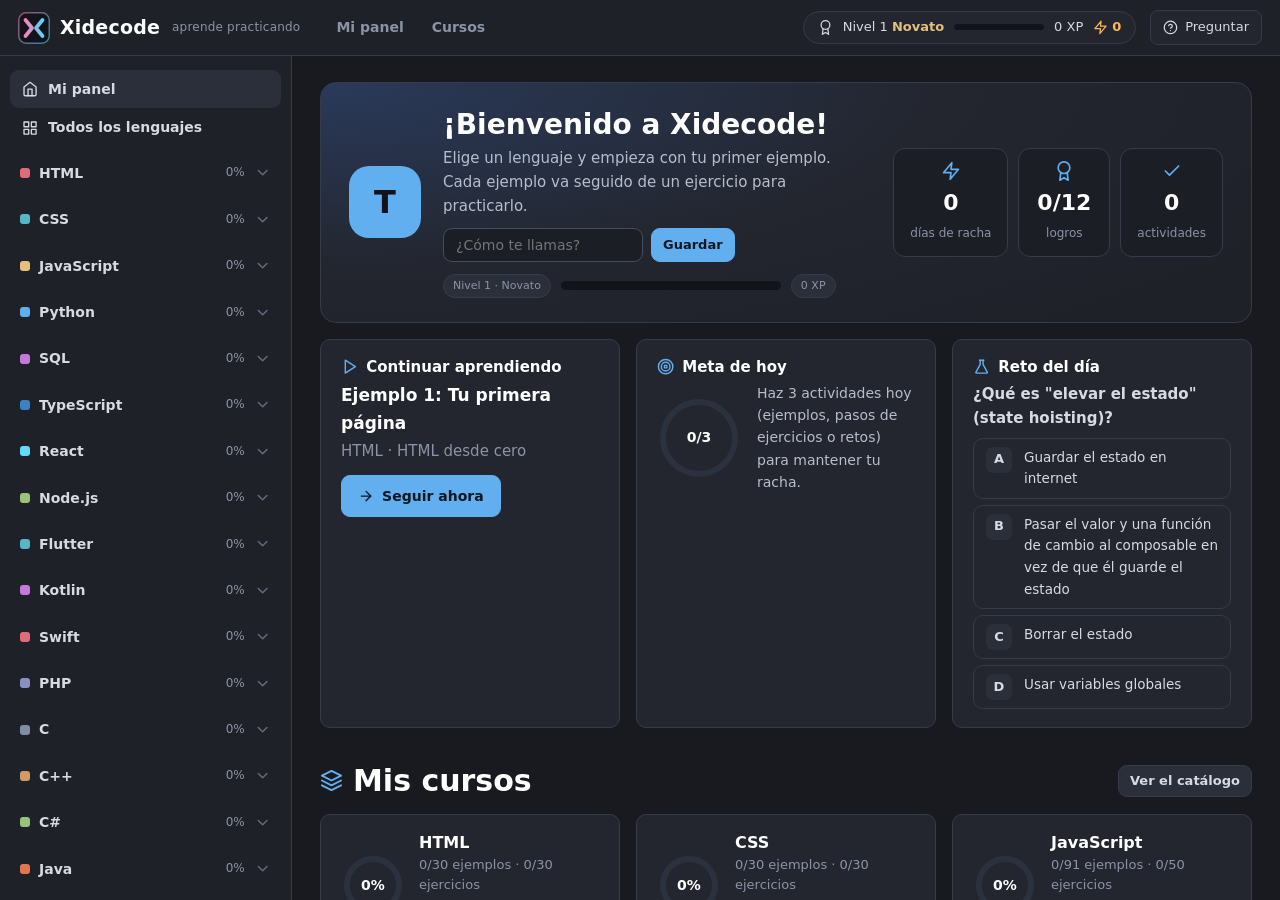
<file: app.html>
<!DOCTYPE html>
<html lang="es">
<head>
<meta charset="utf-8">
<meta name="viewport" content="width=device-width, initial-scale=1">
<title>Xidecode | Aprende a programar practicando</title>
<link rel="icon" type="image/svg+xml" href="assets/brand/xidecode-icon.svg">
<link rel="stylesheet" href="css/style.css?v=2">
<link rel="stylesheet" href="css/panel.css">
</head>
<body>
<!-- Iconos (sprite SVG) -->
<svg width="0" height="0" style="position:absolute" aria-hidden="true">
  <defs>
    <symbol id="i-check" viewBox="0 0 24 24"><polyline points="20 6 9 17 4 12"/></symbol>
    <symbol id="i-x" viewBox="0 0 24 24"><line x1="18" y1="6" x2="6" y2="18"/><line x1="6" y1="6" x2="18" y2="18"/></symbol>
    <symbol id="i-help" viewBox="0 0 24 24"><circle cx="12" cy="12" r="10"/><path d="M9.09 9a3 3 0 0 1 5.83 1c0 2-3 3-3 3"/><line x1="12" y1="17" x2="12.01" y2="17"/></symbol>
    <symbol id="i-play" viewBox="0 0 24 24"><polygon points="6 3 20 12 6 21 6 3"/></symbol>
    <symbol id="i-code" viewBox="0 0 24 24"><polyline points="16 18 22 12 16 6"/><polyline points="8 6 2 12 8 18"/></symbol>
    <symbol id="i-book" viewBox="0 0 24 24"><path d="M2 3h6a4 4 0 0 1 4 4v14a3 3 0 0 0-3-3H2z"/><path d="M22 3h-6a4 4 0 0 0-4 4v14a3 3 0 0 1 3-3h7z"/></symbol>
    <symbol id="i-monitor" viewBox="0 0 24 24"><rect x="2" y="3" width="20" height="14" rx="2"/><line x1="8" y1="21" x2="16" y2="21"/><line x1="12" y1="17" x2="12" y2="21"/></symbol>
    <symbol id="i-refresh" viewBox="0 0 24 24"><polyline points="23 4 23 10 17 10"/><polyline points="1 20 1 14 7 14"/><path d="M3.51 9a9 9 0 0 1 14.85-3.36L23 10M1 14l4.64 4.36A9 9 0 0 0 20.49 15"/></symbol>
    <symbol id="i-undo" viewBox="0 0 24 24"><polyline points="1 4 1 10 7 10"/><path d="M3.51 15a9 9 0 1 0 2.13-9.36L1 10"/></symbol>
    <symbol id="i-warn" viewBox="0 0 24 24"><path d="M10.29 3.86L1.82 18a2 2 0 0 0 1.71 3h16.94a2 2 0 0 0 1.71-3L13.71 3.86a2 2 0 0 0-3.42 0z"/><line x1="12" y1="9" x2="12" y2="13"/><line x1="12" y1="17" x2="12.01" y2="17"/></symbol>
    <symbol id="i-alert" viewBox="0 0 24 24"><circle cx="12" cy="12" r="10"/><line x1="12" y1="8" x2="12" y2="12"/><line x1="12" y1="16" x2="12.01" y2="16"/></symbol>
    <symbol id="i-info" viewBox="0 0 24 24"><circle cx="12" cy="12" r="10"/><line x1="12" y1="16" x2="12" y2="12"/><line x1="12" y1="8" x2="12.01" y2="8"/></symbol>
    <symbol id="i-bolt" viewBox="0 0 24 24"><polygon points="13 2 3 14 12 14 11 22 21 10 12 10 13 2"/></symbol>
    <symbol id="i-award" viewBox="0 0 24 24"><circle cx="12" cy="8" r="7"/><polyline points="8.21 13.89 7 23 12 20 17 23 15.79 13.88"/></symbol>
    <symbol id="i-star" viewBox="0 0 24 24"><polygon points="12 2 15.09 8.26 22 9.27 17 14.14 18.18 21.02 12 17.77 5.82 21.02 7 14.14 2 9.27 8.91 8.26 12 2"/></symbol>
    <symbol id="i-right" viewBox="0 0 24 24"><polyline points="9 18 15 12 9 6"/></symbol>
    <symbol id="i-left" viewBox="0 0 24 24"><polyline points="15 18 9 12 15 6"/></symbol>
    <symbol id="i-down" viewBox="0 0 24 24"><polyline points="6 9 12 15 18 9"/></symbol>
    <symbol id="i-db" viewBox="0 0 24 24"><ellipse cx="12" cy="5" rx="9" ry="3"/><path d="M21 12c0 1.66-4 3-9 3s-9-1.34-9-3"/><path d="M3 5v14c0 1.66 4 3 9 3s9-1.34 9-3V5"/></symbol>
    <symbol id="i-globe" viewBox="0 0 24 24"><circle cx="12" cy="12" r="10"/><line x1="2" y1="12" x2="22" y2="12"/><path d="M12 2a15.3 15.3 0 0 1 4 10 15.3 15.3 0 0 1-4 10 15.3 15.3 0 0 1-4-10 15.3 15.3 0 0 1 4-10z"/></symbol>
    <symbol id="i-layers" viewBox="0 0 24 24"><polygon points="12 2 2 7 12 12 22 7 12 2"/><polyline points="2 17 12 22 22 17"/><polyline points="2 12 12 17 22 12"/></symbol>
    <symbol id="i-term" viewBox="0 0 24 24"><polyline points="4 17 10 11 4 5"/><line x1="12" y1="19" x2="20" y2="19"/></symbol>
    <symbol id="i-target" viewBox="0 0 24 24"><circle cx="12" cy="12" r="10"/><circle cx="12" cy="12" r="6"/><circle cx="12" cy="12" r="2"/></symbol>
    <symbol id="i-bulb" viewBox="0 0 24 24"><path d="M9 18h6"/><path d="M10 22h4"/><path d="M12 2a7 7 0 0 0-4 12.7c.6.5 1 1.3 1 2.3h6c0-1 .4-1.8 1-2.3A7 7 0 0 0 12 2z"/></symbol>
    <symbol id="i-lock" viewBox="0 0 24 24"><rect x="3" y="11" width="18" height="11" rx="2"/><path d="M7 11V7a5 5 0 0 1 10 0v4"/></symbol>
    <symbol id="i-max" viewBox="0 0 24 24"><path d="M8 3H5a2 2 0 0 0-2 2v3m18 0V5a2 2 0 0 0-2-2h-3m0 18h3a2 2 0 0 0 2-2v-3M3 16v3a2 2 0 0 0 2 2h3"/></symbol>
    <symbol id="i-trash" viewBox="0 0 24 24"><polyline points="3 6 5 6 21 6"/><path d="M19 6l-1 14a2 2 0 0 1-2 2H8a2 2 0 0 1-2-2L5 6"/><path d="M10 11v6M14 11v6"/><path d="M9 6V4a1 1 0 0 1 1-1h4a1 1 0 0 1 1 1v2"/></symbol>
    <symbol id="i-menu" viewBox="0 0 24 24"><line x1="3" y1="12" x2="21" y2="12"/><line x1="3" y1="6" x2="21" y2="6"/><line x1="3" y1="18" x2="21" y2="18"/></symbol>
    <symbol id="i-eye" viewBox="0 0 24 24"><path d="M1 12s4-8 11-8 11 8 11 8-4 8-11 8-11-8-11-8z"/><circle cx="12" cy="12" r="3"/></symbol>
    <symbol id="i-flask" viewBox="0 0 24 24"><path d="M9 3h6"/><path d="M10 3v6L4 20a1 1 0 0 0 1 1h14a1 1 0 0 0 1-1l-6-11V3"/></symbol>
    <symbol id="i-arrow" viewBox="0 0 24 24"><line x1="5" y1="12" x2="19" y2="12"/><polyline points="12 5 19 12 12 19"/></symbol>
    <symbol id="i-flag" viewBox="0 0 24 24"><path d="M4 15s1-1 4-1 5 2 8 2 4-1 4-1V3s-1 1-4 1-5-2-8-2-4 1-4 1z"/><line x1="4" y1="22" x2="4" y2="15"/></symbol>
    <symbol id="i-search" viewBox="0 0 24 24"><circle cx="11" cy="11" r="8"/><line x1="21" y1="21" x2="16.65" y2="16.65"/></symbol>
    <symbol id="i-cube" viewBox="0 0 24 24"><path d="M21 16V8a2 2 0 0 0-1-1.73l-7-4a2 2 0 0 0-2 0l-7 4A2 2 0 0 0 3 8v8a2 2 0 0 0 1 1.73l7 4a2 2 0 0 0 2 0l7-4A2 2 0 0 0 21 16z"/><polyline points="3.27 6.96 12 12.01 20.73 6.96"/><line x1="12" y1="22.08" x2="12" y2="12"/></symbol>
    <symbol id="i-list" viewBox="0 0 24 24"><line x1="8" y1="6" x2="21" y2="6"/><line x1="8" y1="12" x2="21" y2="12"/><line x1="8" y1="18" x2="21" y2="18"/><line x1="3" y1="6" x2="3.01" y2="6"/><line x1="3" y1="12" x2="3.01" y2="12"/><line x1="3" y1="18" x2="3.01" y2="18"/></symbol>
    <symbol id="i-edit" viewBox="0 0 24 24"><path d="M12 20h9"/><path d="M16.5 3.5a2.12 2.12 0 0 1 3 3L7 19l-4 1 1-4z"/></symbol>
    <symbol id="i-skip" viewBox="0 0 24 24"><polygon points="5 4 15 12 5 20 5 4"/><line x1="19" y1="5" x2="19" y2="19"/></symbol>
    <symbol id="i-user" viewBox="0 0 24 24"><path d="M20 21v-2a4 4 0 0 0-4-4H8a4 4 0 0 0-4 4v2"/><circle cx="12" cy="7" r="4"/></symbol>
    <symbol id="i-home" viewBox="0 0 24 24"><path d="M3 9l9-7 9 7v11a2 2 0 0 1-2 2H5a2 2 0 0 1-2-2z"/><polyline points="9 22 9 12 15 12 15 22"/></symbol>
    <symbol id="i-grid" viewBox="0 0 24 24"><rect x="3" y="3" width="7" height="7"/><rect x="14" y="3" width="7" height="7"/><rect x="14" y="14" width="7" height="7"/><rect x="3" y="14" width="7" height="7"/></symbol>
    <symbol id="i-calendar" viewBox="0 0 24 24"><rect x="3" y="4" width="18" height="18" rx="2"/><line x1="16" y1="2" x2="16" y2="6"/><line x1="8" y1="2" x2="8" y2="6"/><line x1="3" y1="10" x2="21" y2="10"/></symbol>
    <symbol id="i-cpu" viewBox="0 0 24 24"><rect x="4" y="4" width="16" height="16" rx="2"/><rect x="9" y="9" width="6" height="6"/><line x1="9" y1="1" x2="9" y2="4"/><line x1="15" y1="1" x2="15" y2="4"/><line x1="9" y1="20" x2="9" y2="23"/><line x1="15" y1="20" x2="15" y2="23"/><line x1="20" y1="9" x2="23" y2="9"/><line x1="20" y1="14" x2="23" y2="14"/><line x1="1" y1="9" x2="4" y2="9"/><line x1="1" y1="14" x2="4" y2="14"/></symbol>
  </defs>
</svg>

<div id="app">
  <header id="top">
    <button id="menuBtn" aria-label="Menu"><svg class="ic"><use href="#i-menu"/></svg></button>
    <a class="brand" href="index.html"><span class="logo"><img src="assets/brand/xidecode-icon.svg" alt="" width="32" height="32"></span>Xidecode<small>aprende practicando</small></a>
    <nav class="topnav"><a href="#/panel">Mi panel</a><a href="#/cursos">Cursos</a></nav>
    <span class="spacer"></span>
    <div class="xpchip" id="xpchip"></div>
    <button class="iconbtn" id="helpBtn"><svg class="ic"><use href="#i-help"/></svg>Preguntar</button>
  </header>
  <nav id="side"></nav>
  <main id="main"><div class="page" id="view"></div></main>
</div>

<div class="overlay" id="overlay"><div class="modal" id="modal"></div></div>
<div id="toasts"></div>

<script src="js/core.js?v=2"></script>
<script src="js/tracks.js"></script>
<script src="js/highlight.js"></script>
<script src="js/glossary1.js"></script>
<script src="js/glossary2.js"></script>
<script src="js/glossary3.js"></script>
<script src="js/glossary4.js"></script>
<script src="js/glossary5.js"></script>
<script src="js/hl-langs.js"></script>
<script src="js/linter.js"></script>
<script src="js/lint-langs.js"></script>
<script src="js/term.js?v=3"></script>
<script src="js/lib-prelude.js"></script>
<script src="js/lib-jquery.js"></script>
<script src="js/lib-angular.js"></script>
<script src="js/sandbox.js"></script>
<script src="js/editor.js"></script>
<script src="js/monitor.js"></script>
<script src="js/help.js?v=3"></script>
<script src="js/help-langs.js"></script>
<script src="js/panel.js?v=4"></script>
<script src="js/data/t0.js"></script>
<script src="js/data/t8.js"></script>
<script src="js/data/t9.js"></script>
<script src="js/data/t10.js"></script>
<script src="js/data/t11.js"></script>
<script src="js/data/t12.js"></script>
<script src="js/data/tk.js"></script>
<script src="js/data/js2.js"></script>
<script src="js/data/js3.js"></script>
<script src="js/data/h1.js"></script>
<script src="js/data/ht2.js"></script>
<script src="js/data/ht3.js"></script>
<script src="js/data/c1.js"></script>
<script src="js/data/c2.js"></script>
<script src="js/data/cs3.js"></script>
<script src="js/data/p1.js"></script>
<script src="js/data/p2.js"></script>
<script src="js/data/p3.js"></script>
<script src="js/data/s1.js"></script>
<script src="js/data/s2.js"></script>
<script src="js/data/s3.js"></script>
<script src="js/data/php1.js"></script>
<script src="js/data/php2.js"></script>
<script src="js/data/ph3.js"></script>
<script src="js/data/k1.js"></script>
<script src="js/data/k2.js"></script>
<script src="js/data/k3.js"></script>
<script src="js/data/x1.js"></script>
<script src="js/data/x2.js"></script>
<script src="js/data/x3.js"></script>
<script src="js/data/j1.js"></script>
<script src="js/data/j2.js"></script>
<script src="js/data/j3.js"></script>
<script src="js/data/go1.js"></script>
<script src="js/data/go2.js"></script>
<script src="js/data/go3.js"></script>
<script src="js/data/rs1.js"></script>
<script src="js/data/rs2.js"></script>
<script src="js/data/rs3.js"></script>
<script src="js/retos.js?v=3"></script>
<script src="js/retos-py.js"></script>
<script src="js/retos-sql.js"></script>
<script src="js/retos-js.js"></script>
<script src="js/data/n1.js"></script>
<script src="js/data/cn2.js"></script>
<script src="js/data/cn3.js"></script>
<script src="js/data/ts1.js"></script>
<script src="js/data/ts2.js"></script>
<script src="js/data/ts3.js"></script>
<script src="js/data/rc1.js"></script>
<script src="js/data/rc2.js"></script>
<script src="js/data/rc3.js"></script>
<script src="js/data/nd1.js"></script>
<script src="js/data/nd2.js"></script>
<script src="js/data/nd3.js"></script>
<script src="js/data/fl1.js"></script>
<script src="js/data/kt1.js"></script>
<script src="js/data/sw1.js"></script>
<script src="js/data/fl2.js"></script>
<script src="js/data/fl3.js"></script>
<script src="js/data/kt2.js"></script>
<script src="js/data/kt3.js"></script>
<script src="js/data/sw2.js"></script>
<script src="js/data/sw3.js"></script>
<script src="js/app.js?v=3"></script>
</body>
</html>
</file>
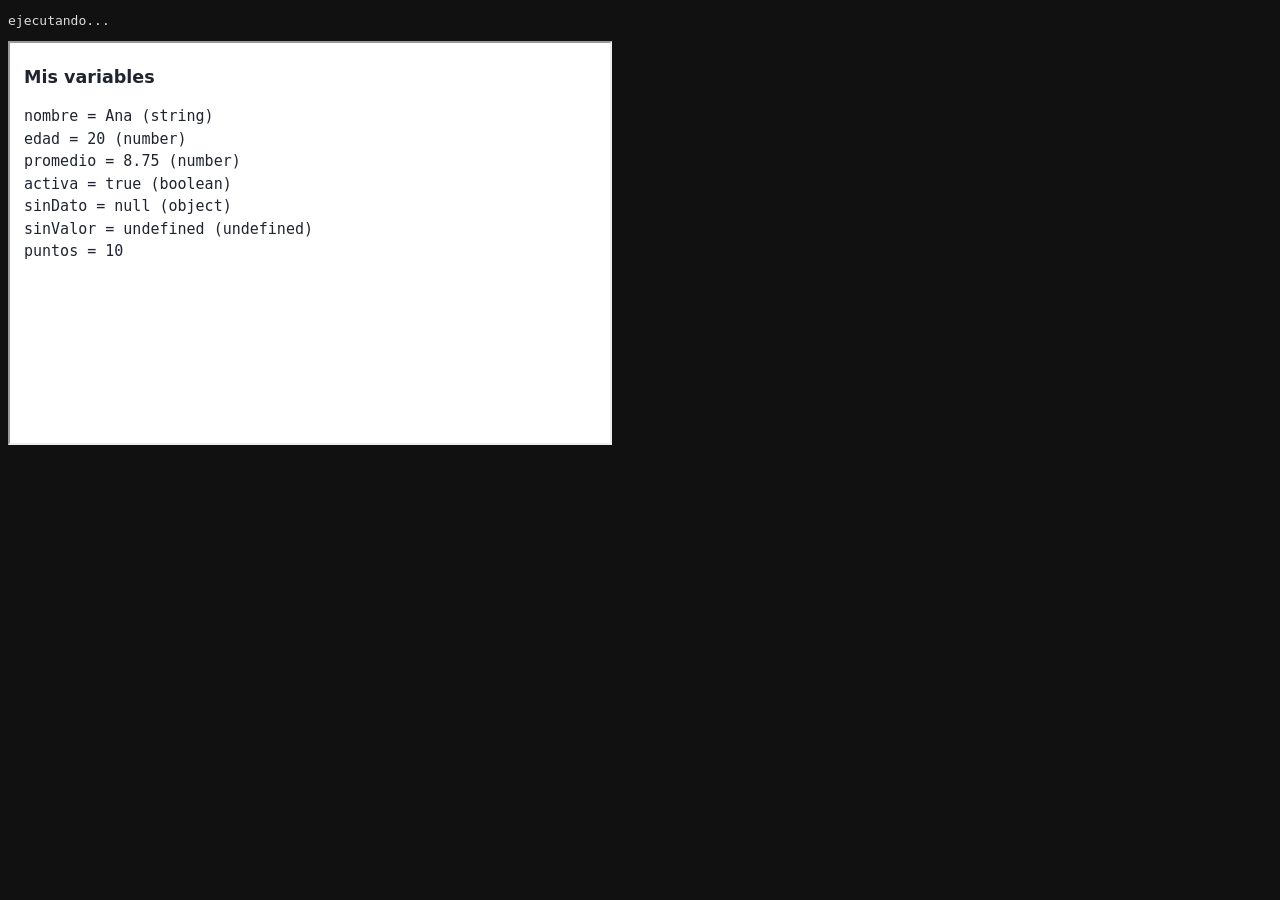
<file: tools/runall.html>
<!DOCTYPE html>
<html><head><meta charset="utf-8"><title>runall</title></head>
<body style="font:13px monospace;background:#111;color:#ddd">
<pre id="out">ejecutando...</pre>
<iframe id="f" style="width:600px;height:400px;background:#fff"></iframe>
<script src="../js/core.js"></script>
<script src="../js/tracks.js"></script>
<script src="../js/highlight.js"></script>
<script src="../js/glossary1.js"></script>
<script src="../js/glossary2.js"></script>
<script src="../js/linter.js"></script>
<script src="../js/lib-prelude.js"></script>
<script src="../js/lib-jquery.js"></script>
<script src="../js/lib-angular.js"></script>
<script src="../js/sandbox.js"></script>
<script src="../js/data/t0.js"></script>
<script src="../js/data/t8.js"></script>
<script src="../js/data/t9.js"></script>
<script src="../js/data/t10.js"></script>
<script src="../js/data/t11.js"></script>
<script src="../js/data/t12.js"></script>
<script src="../js/data/tk.js"></script>
<script src="../js/data/js2.js"></script>
<script src="../js/data/js3.js"></script>
<script src="../js/data/ht2.js"></script>
<script src="../js/data/ht3.js"></script>
<script src="../js/data/c2.js"></script>
<script src="../js/data/cs3.js"></script>
<script>
var MARK = 'tu c\u00f3digo aqu\u00ed';
function strip(files){ var o={}; Object.keys(files).forEach(function(k){ o[k]=String(files[k]).split('\n').filter(function(l){return l.indexOf(MARK)<0;}).join('\n'); }); return o; }
function finalFiles(xs){
  var files = Object.assign({}, xs.base||{});
  xs.steps.forEach(function(s){
    var text = s.type==='blank' ? s.tpl.replace(/\[\[([\s\S]*?)\]\]/g,function(m,a){return a.split('|')[0].trim();}) : s.sol;
    var k=s.file||'js', pad=new Array((s.indent||0)+1).join('  '), lines=text.split('\n').map(function(l){return l.trim()?pad+l:l;});
    var cur=files[k]==null?'':files[k], ls=cur===''?[]:cur.split('\n'), at=-1;
    for (var i=0;i<ls.length;i++) if (ls[i].indexOf(MARK)>=0 && (!s.at || ls[i].indexOf(s.at)>=0)) { at=i; break; }
    if (at>=0) ls.splice.apply(ls,[at,0].concat(lines)); else ls=ls.concat(lines);
    files[k]=ls.join('\n');
  });
  return strip(files);
}
var jobs=[];
JT.topics.forEach(function(t){
  t.examples.forEach(function(e,i){ jobs.push({name:t.id+' e'+(i+1)+' '+e.title, kind:t.kind||'web', lib:e.lib||t.lib, files:JT.filesFromParts(e.parts)}); });
  t.exercises.forEach(function(x,i){ jobs.push({name:t.id+' x'+(i+1)+' '+x.title, kind:t.kind||'web', lib:x.lib||t.lib, files:finalFiles(x)}); });
});
var only = (location.search.match(/only=([\w]+)/)||[])[1];
if (only) jobs = jobs.filter(function(j){ return j.name.indexOf(only)===0; });
var res=[], cur=null, iframe=document.getElementById('f');
var sb = new JT.Sandbox(iframe, function(m){ if(!cur) return; if(m.type==='error') cur.errors.push((m.name||'')+': '+m.message+' (l.'+m.line+')'); else if(m.type==='log'&&m.level==='error') cur.consoleErr.push(m.text); else if (m.type==='log') cur.logs++; });
function next(i){
  if(i>=jobs.length){ document.getElementById('out').textContent = JSON.stringify(res,null,1); window.__done=true; return; }
  var j=jobs[i]; cur={name:j.name,errors:[],consoleErr:[],logs:0,len:0};
  sb.run({kind:j.kind,lib:j.lib,files:j.files});
  var wait = /lento/.test(JSON.stringify(j.files)) ? 3300 : /fetch/.test(JSON.stringify(j.files)) ? 3000 : 1300;
  setTimeout(function(){ try{ cur.len = iframe.contentDocument.body.innerText.trim().length; if (/text=1/.test(location.search)) cur.text = iframe.contentDocument.body.innerText.trim().slice(0,700); }catch(e){ cur.len=-1; } res.push(cur); document.getElementById('out').textContent='ejecutando '+(i+1)+'/'+jobs.length; next(i+1); }, wait);
}
next(0);
</script></body></html>
</file>
<file: css/landing.css>
/* Xidecode :: landing */
:root{
  --bg:#12141a;--bg2:#171a21;--panel:#1d2028;--panel2:#262a35;--line:#323849;
  --text:#dfe2ea;--muted:#9097aa;--dim:#646b7d;
  --accent:#61afef;--purple:#c678dd;--ok:#98c379;--warn:#e5c07b;--err:#e06c75;--cyan:#56b6c2;--orange:#d19a66;
  --grad:linear-gradient(100deg,#61afef,#c678dd 55%,#e06c75);
  --mono:"Cascadia Code","Fira Code",Consolas,"Courier New",monospace;
  --sans:"Segoe UI",Inter,system-ui,-apple-system,Roboto,Arial,sans-serif;
  --ease:cubic-bezier(.2,.8,.2,1);
}
*{box-sizing:border-box;margin:0;padding:0}
html{scroll-behavior:smooth;scroll-padding-top:76px}
body{background:var(--bg);color:var(--text);font:16px/1.6 var(--sans);overflow-x:hidden;-webkit-font-smoothing:antialiased}
a{color:inherit;text-decoration:none}
button{font:inherit;color:inherit;cursor:pointer;border:0;background:none}
ul,ol{list-style:none}
b{font-weight:700}
.i{width:1.1em;height:1.1em;fill:none;stroke:currentColor;stroke-width:2;stroke-linecap:round;stroke-linejoin:round;vertical-align:-.17em;flex:none}
.wrap{width:min(1180px,100% - 40px);margin:0 auto}
.wrap.narrow{width:min(800px,100% - 40px)}
.skip{position:absolute;left:-999px;top:8px;background:var(--accent);color:#10131a;padding:8px 14px;border-radius:8px;z-index:100}
.skip:focus{left:8px}
:focus-visible{outline:2px solid var(--accent);outline-offset:3px;border-radius:6px}
.grad{background:var(--grad);-webkit-background-clip:text;background-clip:text;color:transparent}
.grad .w>span{background:var(--grad);background-size:var(--gw,100%) 100%;-webkit-background-clip:text;background-clip:text;color:transparent}
.qmark{display:inline-grid;place-items:center;width:1.25em;height:1.25em;border-radius:50%;background:rgba(97,175,239,.18);color:var(--accent);font-size:.85em;border:1px solid rgba(97,175,239,.4)}
.eyebrow{display:inline-flex;gap:8px;align-items:center;font:600 13px var(--sans);letter-spacing:.06em;text-transform:uppercase;color:var(--accent);background:rgba(97,175,239,.1);border:1px solid rgba(97,175,239,.28);padding:6px 12px;border-radius:99px}

/* brillo que sigue al cursor (solo con puntero fino) */
.cursor-glow{position:fixed;left:0;top:0;width:520px;height:520px;margin:-260px 0 0 -260px;border-radius:50%;pointer-events:none;z-index:0;opacity:0;background:radial-gradient(circle,rgba(97,175,239,.13),transparent 62%);transition:opacity .4s;will-change:transform}
body.has-glow .cursor-glow{opacity:1}
main,footer{position:relative;z-index:1}

/* ---------- nav ---------- */
.nav{position:fixed;top:0;left:0;right:0;z-index:50;transition:background .3s,border-color .3s,backdrop-filter .3s;border-bottom:1px solid transparent}
.nav.solid{background:rgba(18,20,26,.82);backdrop-filter:blur(12px);border-color:var(--line)}
.nav .wrap{display:flex;align-items:center;justify-content:space-between;height:64px}
.brand{display:flex;align-items:center;gap:10px;font:800 20px var(--mono);letter-spacing:-.02em}
.logo{width:34px;height:34px;border-radius:9px;display:grid;place-items:center;box-shadow:0 6px 20px rgba(255,126,182,.28)}
.logo img{display:block;width:100%;height:100%}
.nav-links{display:flex;align-items:center;gap:26px;font-size:15px;color:var(--muted)}
.nav-links a:not(.btn){position:relative;padding:4px 0;transition:color .2s}
.nav-links a:not(.btn):hover{color:var(--text)}
.nav-links a:not(.btn)::after{content:"";position:absolute;left:0;bottom:-2px;height:2px;width:100%;background:var(--grad);transform:scaleX(0);transform-origin:left;transition:transform .3s var(--ease)}
.nav-links a:not(.btn):hover::after{transform:scaleX(1)}
.nav-toggle{display:none;width:42px;height:42px;border-radius:10px;border:1px solid var(--line);place-items:center}
.nav-toggle .i{width:22px;height:22px}

/* ---------- botones ---------- */
.btn{position:relative;display:inline-flex;align-items:center;justify-content:center;gap:8px;border-radius:12px;font-weight:700;overflow:hidden;isolation:isolate;transition:transform .25s var(--ease),box-shadow .3s,border-color .3s;will-change:transform}
.btn-txt{display:inline-flex;align-items:center;gap:8px;position:relative;z-index:1}
.btn-sm{padding:9px 16px;font-size:14px}
.btn-lg{padding:15px 26px;font-size:17px}
.btn-primary{background:linear-gradient(120deg,#61afef,#8b7cf0 60%,#c678dd);color:#0f1218;box-shadow:0 10px 30px rgba(97,175,239,.28)}
.btn-primary:hover{box-shadow:0 14px 40px rgba(139,124,240,.45)}
.btn-ghost{border:1px solid var(--line);background:rgba(255,255,255,.03)}
.btn-ghost:hover{border-color:var(--accent);background:rgba(97,175,239,.08)}
.btn-fill{position:absolute;inset:0;z-index:0;background:linear-gradient(120deg,transparent 30%,rgba(255,255,255,.35) 50%,transparent 70%);transform:translateX(-120%);transition:transform .7s var(--ease)}
.btn:hover .btn-fill{transform:translateX(120%)}
.btn .i{transition:transform .25s var(--ease)}
.btn:hover .i{transform:translateX(3px)}

/* ---------- hero ---------- */
.hero{position:relative;min-height:100svh;padding:120px 0 80px;display:flex;align-items:center;overflow:hidden}
.hero-canvas{position:absolute;inset:0;width:100%;height:100%;z-index:0}
.hero-vignette{position:absolute;inset:0;z-index:0;background:radial-gradient(ellipse at 70% 40%,transparent 0,rgba(18,20,26,.65) 70%),linear-gradient(to bottom,transparent 70%,var(--bg))}
.hero-grid{position:relative;z-index:1;display:grid;grid-template-columns:1.05fr 1fr;gap:40px;align-items:center}
.hero h1{font-size:clamp(34px,5vw,62px);line-height:1.08;letter-spacing:-.03em;margin:20px 0 18px;font-weight:800}
.lead{font-size:18px;color:var(--muted);max-width:56ch}
.lead b{color:var(--text)}
.cta-row{display:flex;gap:14px;flex-wrap:wrap;margin:28px 0 22px}
.chips{display:flex;flex-wrap:wrap;gap:10px 18px;color:var(--muted);font-size:14px}
.chips li{display:flex;gap:7px;align-items:center}
.chips .i{color:var(--ok)}
.scroll-hint{position:absolute;bottom:22px;left:50%;width:26px;height:42px;margin-left:-13px;border:2px solid var(--dim);border-radius:14px;z-index:1;opacity:.7}
.scroll-hint i{position:absolute;left:50%;top:8px;width:4px;height:8px;margin-left:-2px;border-radius:2px;background:var(--accent);animation:wheel 1.8s infinite}
@keyframes wheel{0%{transform:translateY(0);opacity:1}80%{transform:translateY(14px);opacity:0}100%{opacity:0}}

/* palabras que suben una a una (split) */
[data-split] .w{display:inline-block;overflow:hidden;vertical-align:top;padding-bottom:.12em}
[data-split] .w>span{display:inline-block;transform:translateY(110%);transition:transform .8s var(--ease);transition-delay:calc(var(--i)*55ms)}
[data-split].in .w>span{transform:none}
.no-js [data-split] .w>span{transform:none}

/* revelar al hacer scroll */
.reveal{opacity:0;transform:translateY(28px);transition:opacity .8s var(--ease),transform .8s var(--ease);transition-delay:calc(var(--d,0)*90ms)}
.reveal.in{opacity:1;transform:none}

/* ventana 3D */
.stage-wrap{perspective:1400px;min-width:0}
.stage{position:relative;transform-style:preserve-3d;transition:transform .25s ease-out;will-change:transform;padding:30px 10px}
.win{transform:translateZ(0);background:rgba(27,30,37,.92);border:1px solid var(--line);border-radius:16px;box-shadow:0 40px 80px rgba(0,0,0,.55),0 0 0 1px rgba(97,175,239,.08),0 0 60px rgba(97,175,239,.12);overflow:hidden;backdrop-filter:blur(6px)}
.win-bar{display:flex;align-items:center;gap:7px;padding:11px 14px;background:#20232b;border-bottom:1px solid var(--line);font:12px var(--mono);color:var(--muted)}
.win-bar i{width:11px;height:11px;border-radius:50%;background:#e06c75}
.win-bar i:nth-child(2){background:#e5c07b}.win-bar i:nth-child(3){background:#98c379}
.win-bar span{margin-left:10px;color:var(--text)}
.win-bar em{margin-left:auto;font-style:normal;padding:2px 9px;border-radius:99px;background:rgba(97,175,239,.15);color:var(--accent)}
.win-code{font:14px/1.7 var(--mono);padding:18px 18px 14px;min-height:178px;white-space:pre;overflow:hidden;color:var(--text);tab-size:4}
.win-out{font:13px/1.6 var(--mono);padding:12px 18px 16px;border-top:1px dashed var(--line);background:#14171d;color:#98c379;min-height:76px;white-space:pre-wrap}
.win-out b{color:var(--dim)}
.cur{display:inline-block;width:8px;height:1.05em;background:var(--accent);vertical-align:-.17em;margin-left:2px;animation:blink 1s steps(1) infinite}
@keyframes blink{50%{opacity:0}}
.fl{position:absolute;font:700 15px var(--mono);padding:8px 12px;border-radius:12px;background:rgba(38,42,53,.85);border:1px solid var(--line);color:var(--accent);box-shadow:0 12px 30px rgba(0,0,0,.4);animation:float 6s ease-in-out infinite}
.fl1{left:-4%;top:6%;transform:translateZ(70px);color:#e5c07b}
.fl2{right:-2%;top:-2%;transform:translateZ(90px);color:#e06c75;animation-delay:-1.5s}
.fl3{left:-5%;bottom:18%;transform:translateZ(60px);color:#c678dd;animation-delay:-3s}
.fl4{right:-4%;bottom:30%;transform:translateZ(100px);color:#61afef;animation-delay:-2s}
.fl5{left:12%;bottom:-3%;transform:translateZ(80px);color:#d19a66;animation-delay:-4s}
.fl6{right:16%;bottom:-2%;transform:translateZ(50px);color:#98c379;animation-delay:-.8s}
@keyframes float{0%,100%{translate:0 0}50%{translate:0 -12px}}
.pop3d{position:absolute;display:flex;gap:10px;align-items:center;padding:10px 14px;border-radius:12px;background:rgba(29,32,40,.96);border:1px solid var(--line);box-shadow:0 18px 40px rgba(0,0,0,.5);font-size:13px;line-height:1.3;animation:float 7s ease-in-out infinite}
.pop3d .i{width:22px;height:22px}
.pop3d b{display:block;font-size:13px}
.pop3d span{color:var(--muted);font-size:12px}
.pop-err{left:-6%;top:40%;transform:translateZ(120px);border-color:rgba(224,108,117,.5)}.pop-err .i{color:var(--err)}
.pop-xp{right:-5%;top:52%;transform:translateZ(140px);border-color:rgba(152,195,121,.5);animation-delay:-2.5s}.pop-xp .i{color:var(--ok)}
.pop-q{right:6%;top:-8%;transform:translateZ(110px);border-color:rgba(97,175,239,.5);animation-delay:-4s}.pop-q .i{color:var(--accent)}

/* ---------- marquee ---------- */
.marquee{overflow:hidden;border-block:1px solid var(--line);background:var(--bg2);padding:16px 0;mask-image:linear-gradient(90deg,transparent,#000 8%,#000 92%,transparent)}
.marquee-track{display:flex;gap:40px;width:max-content;animation:marq 38s linear infinite}
.marquee:hover .marquee-track{animation-play-state:paused}
.marquee-track span{display:flex;align-items:center;gap:10px;font:700 18px var(--mono);color:var(--muted)}
.marquee-track span i{width:9px;height:9px;border-radius:50%;background:var(--c)}
@keyframes marq{to{transform:translateX(-50%)}}

/* ---------- números ---------- */
.numbers{padding:56px 0 20px}
.nums{display:grid;grid-template-columns:repeat(5,1fr);gap:16px;text-align:center}
.num b{display:block;font:800 clamp(34px,4.4vw,52px)/1.1 var(--mono);background:var(--grad);-webkit-background-clip:text;background-clip:text;color:transparent}
.num span{color:var(--muted);font-size:14px}

/* ---------- secciones ---------- */
section{padding:90px 0;position:relative}
.sec-head{text-align:center;max-width:760px;margin:0 auto 48px}
.sec-head h2{font-size:clamp(28px,3.6vw,44px);line-height:1.15;letter-spacing:-.02em;margin:16px 0 14px;font-weight:800}
.sec-head p{color:var(--muted);font-size:17px}

/* tarjetas de lenguajes con inclinación 3D */
.lang-grid{display:grid;grid-template-columns:repeat(3,1fr);gap:20px;perspective:1200px}
.lcard{--c:#61afef;position:relative;display:flex;flex-direction:column;gap:12px;padding:22px;border-radius:18px;background:linear-gradient(160deg,var(--panel),var(--bg2));border:1px solid var(--line);overflow:hidden;transform-style:preserve-3d;transition:transform .2s ease-out,border-color .3s,box-shadow .3s;will-change:transform}
.lcard::before{content:"";position:absolute;inset:0;background:radial-gradient(420px circle at var(--mx,50%) var(--my,0%),color-mix(in srgb,var(--c) 22%,transparent),transparent 55%);opacity:0;transition:opacity .3s;pointer-events:none}
.lcard:hover{border-color:color-mix(in srgb,var(--c) 70%,var(--line));box-shadow:0 24px 50px rgba(0,0,0,.4)}
.lcard:hover::before{opacity:1}
.lc-head{display:flex;align-items:center;gap:12px}
.lc-ic{width:42px;height:42px;border-radius:12px;display:grid;place-items:center;background:color-mix(in srgb,var(--c) 18%,transparent);color:var(--c);border:1px solid color-mix(in srgb,var(--c) 40%,transparent)}
.lc-ic .i{width:22px;height:22px}
.lc-head h3{font-size:21px;line-height:1.1}
.lc-head small{display:block;color:var(--dim);font:12px var(--mono)}
.lcard p{color:var(--muted);font-size:14.5px}
.lc-code{font:12.5px/1.6 var(--mono);background:#14171d;border:1px solid var(--line);border-radius:10px;padding:10px 12px;white-space:pre;overflow:hidden;color:var(--text);max-height:7.2em}
.lc-topics{display:flex;flex-wrap:wrap;gap:6px}
.lc-topics span{font-size:12px;padding:3px 9px;border-radius:99px;background:rgba(255,255,255,.05);color:var(--muted);border:1px solid var(--line)}
.lc-foot{margin-top:auto;display:flex;justify-content:space-between;align-items:center;font-size:13px;color:var(--muted);padding-top:4px}
.lc-foot a{display:inline-flex;gap:6px;align-items:center;color:var(--c);font-weight:700}
.lc-foot a:hover .i{transform:translateX(3px)}
.lc-foot .i{transition:transform .2s}
.soon-row{display:flex;gap:14px;align-items:center;justify-content:center;flex-wrap:wrap;margin-top:34px;color:var(--muted);font-size:14px}
#soon-row{display:flex;gap:10px;flex-wrap:wrap}
#soon-row span{padding:5px 12px;border-radius:99px;border:1px dashed var(--line);font-size:13px}
#soon-row span i{display:inline-block;width:8px;height:8px;border-radius:50%;margin-right:7px;background:var(--c)}

/* ---------- método ---------- */
.method{background:var(--bg2);border-block:1px solid var(--line)}
.steps-wrap{display:grid;grid-template-columns:1fr 1fr;gap:50px;align-items:center}
.steps{display:flex;flex-direction:column;gap:6px}
.step{display:flex;gap:16px;padding:18px;border-radius:14px;border:1px solid transparent;cursor:pointer;transition:background .3s,border-color .3s}
.step:hover{background:rgba(255,255,255,.03)}
.step.on{background:var(--panel);border-color:var(--line)}
.sn{width:36px;height:36px;border-radius:50%;flex:none;display:grid;place-items:center;font:800 15px var(--mono);border:2px solid var(--line);color:var(--muted);transition:all .3s}
.step.on .sn{background:var(--accent);border-color:var(--accent);color:#10131a;box-shadow:0 0 0 6px rgba(97,175,239,.15)}
.step h3{font-size:18px;margin-bottom:4px}
.step p{color:var(--muted);font-size:14.5px}
.vis{position:relative;height:340px;perspective:1000px}
.vis-card{position:absolute;inset:0;margin:auto;width:min(440px,100%);height:fit-content;background:var(--panel);border:1px solid var(--line);border-radius:16px;box-shadow:0 30px 60px rgba(0,0,0,.45);opacity:0;transform:rotateY(-24deg) translateX(40px) scale(.94);transition:all .6s var(--ease);pointer-events:none;overflow:hidden}
.vis-card.on{opacity:1;transform:none}
.vc-bar{padding:10px 16px;background:#20232b;border-bottom:1px solid var(--line);font:700 12px var(--mono);color:var(--muted);text-transform:uppercase;letter-spacing:.08em}
.vc-body{padding:16px;display:flex;flex-direction:column;gap:10px;font-size:14px}
.vc-body code{font:13px var(--mono);background:#14171d;border:1px solid var(--line);padding:8px 10px;border-radius:8px;color:var(--warn);display:block}
.vc-body p{color:var(--muted)}
.pill{width:22px;height:22px;border-radius:50%;background:var(--accent);color:#10131a;font:800 12px var(--mono);display:grid;place-items:center}
.qb{display:inline-grid;place-items:center;width:20px;height:20px;border-radius:50%;background:rgba(97,175,239,.2);color:var(--accent);font-size:12px;border:1px solid rgba(97,175,239,.5);margin-right:6px}
.bubble{background:rgba(97,175,239,.1);border:1px solid rgba(97,175,239,.35);border-radius:10px;padding:10px 12px;color:var(--text);font-size:13.5px}
.askrow{display:flex;gap:8px}.askrow span{flex:1;border:1px solid var(--line);border-radius:8px;padding:7px 10px;color:var(--dim);font-size:13px}.askrow b{background:var(--accent);color:#10131a;border-radius:8px;padding:7px 12px;font-size:13px}
.ans{border:1px dashed var(--accent);border-radius:8px;padding:2px}
.ok{display:flex;gap:8px;align-items:center;color:var(--ok);font-weight:600}
.bar{display:flex;gap:6px}.bar i{flex:1;height:6px;border-radius:3px;background:var(--line)}.bar i:nth-child(-n+2){background:var(--ok)}.bar i.cur{background:var(--accent);animation:none;width:auto;margin:0;vertical-align:baseline}
.screen-mini{height:92px;border-radius:8px 8px 2px 2px;border:6px solid #3a3f4d;background:#0f1318;display:grid;place-items:center;font:700 18px var(--mono);color:var(--ok)}
.err{display:flex;gap:8px;align-items:flex-start;background:rgba(224,108,117,.1);border:1px solid rgba(224,108,117,.4);border-radius:10px;padding:10px 12px;font-size:13.5px}
.err .i{color:var(--err);margin-top:3px}

/* ---------- prueba ---------- */
.try{background:radial-gradient(ellipse at 50% 0,rgba(97,175,239,.07),transparent 60%)}
.play{background:var(--panel);border:1px solid var(--line);border-radius:18px;overflow:hidden;box-shadow:0 30px 70px rgba(0,0,0,.4)}
.play-tabs{display:flex;gap:6px;padding:10px 12px;background:#20232b;border-bottom:1px solid var(--line);overflow-x:auto}
.ptab{padding:7px 14px;border-radius:9px;font:600 13px var(--mono);color:var(--muted);white-space:nowrap;border:1px solid transparent}
.ptab:hover{color:var(--text)}
.ptab.on{background:var(--bg);color:var(--text);border-color:var(--line)}
.play-grid{display:grid;grid-template-columns:1.1fr 1fr;min-height:360px}
.play-ed{position:relative;background:#1b1e25;border-right:1px solid var(--line);min-width:0}
.pe-wrap{position:relative;height:100%;min-height:360px;display:flex}
.pe-gut{padding:14px 8px 14px 12px;text-align:right;font:13px/1.7 var(--mono);color:var(--dim);user-select:none;border-right:1px solid var(--line);min-width:38px}
.pe-gut div.bad{color:var(--err);font-weight:700}
.pe-main{position:relative;flex:1;min-width:0;overflow:auto}
.pe-hl,.pe-ta{font:13.5px/1.7 var(--mono);padding:14px;margin:0;white-space:pre;tab-size:2;letter-spacing:0}
.pe-hl{position:absolute;inset:0;pointer-events:none;color:var(--text);min-width:max-content}
.pe-ta{position:relative;display:block;width:100%;height:100%;min-height:330px;background:transparent;color:transparent;caret-color:#fff;border:0;outline:0;resize:none;overflow:hidden;min-width:max-content}
.pe-hl .l.bad{background:rgba(224,108,117,.14);display:inline-block;width:100%}
.play-out{display:flex;flex-direction:column;min-width:0}
.po-bar{display:flex;align-items:center;justify-content:space-between;padding:10px 14px;border-bottom:1px solid var(--line);background:#20232b;font-size:13px}
#play-frame{flex:1;width:100%;min-height:150px;border:0;background:#fff}
.po-console{font:12.5px/1.6 var(--mono);background:#14171d;padding:10px 14px;min-height:64px;max-height:110px;overflow:auto;color:var(--ok);white-space:pre-wrap;border-top:1px solid var(--line)}
.po-console .e{color:var(--err)}
.po-issues{max-height:170px;overflow:auto}
.issue{margin:10px;padding:11px 13px;border-radius:10px;font-size:13.5px;border:1px solid rgba(224,108,117,.45);background:rgba(224,108,117,.09)}
.issue.warn{border-color:rgba(229,192,123,.45);background:rgba(229,192,123,.08)}
.issue b{display:block;margin-bottom:3px}
.issue i{display:block;font-style:normal;margin-top:5px;color:var(--ok)}
.issue code{font:12.5px var(--mono);background:rgba(0,0,0,.3);padding:1px 6px;border-radius:5px}
.issue .ln{font:12px var(--mono);color:var(--dim);float:right}
.play-foot{display:flex;gap:16px;justify-content:space-between;align-items:center;flex-wrap:wrap;padding:12px 16px;border-top:1px solid var(--line);background:#20232b;color:var(--muted);font-size:13.5px}

/* ---------- por qué: bento ---------- */
.bento{display:grid;grid-template-columns:repeat(4,1fr);gap:18px;perspective:1200px}
.tile{padding:24px;border-radius:18px;transform-style:preserve-3d;transition:transform .2s ease-out,border-color .3s;will-change:transform}
.glass{background:linear-gradient(160deg,rgba(38,42,53,.85),rgba(29,32,40,.85));border:1px solid var(--line);backdrop-filter:blur(6px)}
.glass:hover{border-color:rgba(97,175,239,.5)}
.tile .ic{width:44px;height:44px;border-radius:12px;display:grid;place-items:center;background:rgba(97,175,239,.14);color:var(--accent);margin-bottom:14px;border:1px solid rgba(97,175,239,.3)}
.tile .ic .i{width:22px;height:22px}
.tile h3{font-size:18px;margin-bottom:6px}
.tile p{color:var(--muted);font-size:14.5px}
.t-big{grid-column:span 2;grid-row:span 2}
.t-wide{grid-column:span 2}
.mini-lap{margin-top:22px;height:150px;border:8px solid #3a3f4d;border-bottom-width:14px;border-radius:12px 12px 4px 4px;background:#0f1318 repeating-linear-gradient(0deg,transparent 0 12px,rgba(97,175,239,.05) 12px 13px);position:relative;overflow:hidden}
.mini-lap i{position:absolute;left:14px;top:18px;width:62%;height:10px;border-radius:5px;background:var(--ok);box-shadow:0 22px 0 -2px #61afef,0 44px 0 -2px #c678dd;animation:grow 4s ease-in-out infinite alternate}
@keyframes grow{from{width:25%}to{width:70%}}
.heat-mini{display:grid;grid-template-columns:repeat(26,1fr);gap:3px;margin-top:16px}
.heat-mini i{aspect-ratio:1;border-radius:3px;background:var(--line)}
.heat-mini i.l1{background:#2c4a3a}.heat-mini i.l2{background:#3f7a4f}.heat-mini i.l3{background:#5aa764}.heat-mini i.l4{background:#98c379}
.compare{margin-top:44px;overflow-x:auto;border:1px solid var(--line);border-radius:16px;background:var(--panel)}
.compare table{width:100%;border-collapse:collapse;min-width:620px;font-size:15px}
.compare th,.compare td{padding:14px 18px;text-align:left;border-bottom:1px solid var(--line)}
.compare tr:last-child td{border-bottom:0}
.compare th{font-size:13px;text-transform:uppercase;letter-spacing:.05em;color:var(--muted);background:#20232b}
.compare td{color:var(--muted)}.compare td:first-child{color:var(--text);font-weight:600}
.compare .us{background:rgba(97,175,239,.08);color:var(--text);font-weight:700}
.compare th.us{color:var(--accent)}
.compare td.us .i{color:var(--ok)}

/* ---------- ruta ---------- */
.timeline{position:relative;max-width:820px;margin:0 auto;padding-left:34px}
.timeline::before{content:"";position:absolute;left:11px;top:6px;bottom:6px;width:2px;background:linear-gradient(var(--accent),var(--purple),var(--line))}
.tl{position:relative;margin-bottom:20px}
.tl-dot{position:absolute;left:-34px;top:22px;width:24px;height:24px;border-radius:50%;background:var(--bg);border:3px solid var(--accent);box-shadow:0 0 0 5px rgba(97,175,239,.12)}
.tl-dot.soon{border-style:dashed;border-color:var(--dim);box-shadow:none}
.tl-card{padding:18px 22px;border-radius:16px}
.tl-card b{font-size:18px}
.tl-card em{font-style:normal;font-size:11px;background:rgba(229,192,123,.15);color:var(--warn);padding:2px 8px;border-radius:99px;margin-left:8px;text-transform:uppercase;letter-spacing:.06em}
.tl-card p{color:var(--muted);margin:4px 0 10px;font-size:14.5px}
.tags{display:flex;gap:8px;flex-wrap:wrap}
.tags span{font:700 12px var(--mono);padding:3px 10px;border-radius:99px;color:var(--c);background:color-mix(in srgb,var(--c) 13%,transparent);border:1px solid color-mix(in srgb,var(--c) 40%,transparent)}
.tl-card.soon{opacity:.8}

/* ---------- faq ---------- */
.faq{background:var(--bg2);border-top:1px solid var(--line)}
.faq-list{display:flex;flex-direction:column;gap:10px}
details{background:var(--panel);border:1px solid var(--line);border-radius:14px;transition:border-color .3s}
details[open]{border-color:rgba(97,175,239,.5)}
summary{display:flex;justify-content:space-between;align-items:center;gap:12px;padding:16px 20px;font-weight:700;cursor:pointer;list-style:none}
summary::-webkit-details-marker{display:none}
summary .i{transition:transform .3s;color:var(--accent)}
details[open] summary .i{transform:rotate(180deg)}
details p{padding:0 20px 18px;color:var(--muted);font-size:15px}

/* ---------- cta ---------- */
.cta{padding-bottom:110px}
.cta-box{text-align:center;padding:60px 24px;border-radius:26px;position:relative;overflow:hidden;background:radial-gradient(ellipse at 50% 120%,rgba(198,120,221,.28),transparent 60%),linear-gradient(160deg,#262a35,#1d2028)}
.cta-box h2{font-size:clamp(28px,4vw,46px);line-height:1.15;letter-spacing:-.02em;margin-bottom:12px}
.cta-box p{color:var(--muted);margin-bottom:26px;font-size:17px}

footer{border-top:1px solid var(--line);padding:26px 0;color:var(--dim);font-size:14px}
footer .wrap{display:flex;gap:16px;justify-content:space-between;flex-wrap:wrap}
.foot-links{display:flex;gap:20px}.foot-links a:hover{color:var(--text)}

/* ---------- modal de lenguaje ---------- */
.q-modal{position:fixed;inset:0;z-index:80;background:rgba(8,10,14,.7);backdrop-filter:blur(4px);display:grid;place-items:center;padding:20px}
.q-modal[hidden]{display:none}
.q-box{position:relative;width:min(560px,100%);max-height:86vh;overflow:auto;background:var(--panel);border:1px solid var(--line);border-radius:18px;padding:26px}
.q-x{position:absolute;right:14px;top:14px;width:34px;height:34px;border-radius:9px;display:grid;place-items:center;border:1px solid var(--line)}
.q-box h3{font-size:22px;margin-bottom:6px}
.q-box p{color:var(--muted);margin-bottom:12px}
.q-box ul{display:flex;flex-direction:column;gap:8px;margin:12px 0 18px}
.q-box li{display:flex;gap:9px;align-items:center}.q-box li .i{color:var(--ok)}

/* ---------- responsive ---------- */
@media (max-width:980px){
  .hero-grid{grid-template-columns:1fr}
  .hero{padding-top:100px}
  .stage-wrap{max-width:560px;margin:10px auto 0}
  .lang-grid{grid-template-columns:repeat(2,1fr)}
  .steps-wrap{grid-template-columns:1fr}
  .vis{height:300px}
  .play-grid{grid-template-columns:1fr}
  .play-ed{border-right:0;border-bottom:1px solid var(--line)}
  .bento{grid-template-columns:repeat(2,1fr)}
  .nums{grid-template-columns:repeat(3,1fr)}
}
@media (max-width:720px){
  .nav-toggle{display:grid}
  .nav-links{position:fixed;top:64px;left:0;right:0;flex-direction:column;align-items:stretch;gap:0;padding:12px 20px 20px;background:rgba(18,20,26,.97);border-bottom:1px solid var(--line);transform:translateY(-130%);transition:transform .35s var(--ease)}
  .nav-links.open{transform:none}
  .nav-links a:not(.btn){padding:14px 0;border-bottom:1px solid var(--line)}
  .nav-links .btn{margin-top:14px}
  section{padding:64px 0}
  .lang-grid,.bento{grid-template-columns:1fr}
  .t-big,.t-wide{grid-column:auto;grid-row:auto}
  .nums{grid-template-columns:repeat(2,1fr)}
  .fl,.pop3d{display:none}
  .win-code{font-size:12.5px}
}

/* ---------- menos movimiento / ahorro ---------- */
@media (prefers-reduced-motion:reduce){
  *,*::before,*::after{animation-duration:.001ms!important;animation-iteration-count:1!important;transition-duration:.001ms!important;scroll-behavior:auto!important}
  .reveal,[data-split] .w>span{opacity:1;transform:none}
  .marquee-track{animation:none}
}
.paused *{animation-play-state:paused!important}
</file>
<file: css/portal.css>
/* Xidecode :: portal inmersivo de la landing */
.pt-grow{position:fixed;z-index:1000;border-radius:18px;background:linear-gradient(160deg,color-mix(in srgb,var(--c) 38%,#12141a),#12141a);border:1px solid var(--c);pointer-events:none;box-shadow:0 0 60px color-mix(in srgb,var(--c) 40%,transparent);transition:left .62s cubic-bezier(.7,0,.2,1),top .62s cubic-bezier(.7,0,.2,1),width .62s cubic-bezier(.7,0,.2,1),height .62s cubic-bezier(.7,0,.2,1),border-radius .62s ease,background .35s ease,border-color .35s,opacity .3s}
.pt-grow.go{left:0!important;top:0!important;width:100vw!important;height:100vh!important;border-radius:0;box-shadow:none}
.pt-grow.black{background:#05060a;border-color:transparent}
.pt-grow.shrink{background:linear-gradient(160deg,color-mix(in srgb,var(--c) 38%,#12141a),#12141a)}

.portal{position:fixed;inset:0;z-index:1001;background:#05060a;color:#e6e9f2;opacity:0;visibility:hidden;transition:opacity .7s ease,visibility 0s linear .7s;--c:#61afef;--rgb:97,175,239;font-family:var(--sans)}
.portal.show{opacity:1;visibility:visible;transition:opacity .7s ease}
.portal.leave{opacity:0;visibility:visible;transition:opacity .35s ease}
.pt-canvas{position:absolute;inset:0;width:100%;height:100%}
.pt-prog{position:absolute;left:0;right:0;top:0;height:3px;z-index:4;background:rgba(255,255,255,.06)}
.pt-prog i{display:block;height:100%;background:var(--c);transform-origin:left;transform:scaleX(0);box-shadow:0 0 14px var(--c)}
.pt-close{position:absolute;right:18px;top:16px;z-index:5;width:44px;height:44px;border-radius:50%;font-size:28px;line-height:1;color:#e6e9f2;background:rgba(20,22,30,.7);border:1px solid rgba(255,255,255,.18);backdrop-filter:blur(6px);transition:transform .2s,border-color .2s}
.pt-close:hover{transform:rotate(90deg);border-color:var(--c)}
.pt-scroll{position:absolute;inset:0;overflow-y:auto;overflow-x:hidden;perspective:1100px;perspective-origin:50% 40%;scroll-behavior:smooth;outline:0;scrollbar-width:thin;scrollbar-color:color-mix(in srgb,var(--c) 60%,#222) transparent}
.pt-sec{position:relative;min-height:100vh;display:flex;align-items:center;justify-content:center;padding:96px 20px}
.pt-fx{width:min(1100px,100%);transform-style:preserve-3d;will-change:transform,opacity}
.pt-center{text-align:center}

.pt-kick,.pt-eye{display:inline-flex;gap:8px;align-items:center;font:700 12.5px var(--sans);letter-spacing:.14em;text-transform:uppercase;color:var(--c);padding:7px 14px;border-radius:99px;border:1px solid color-mix(in srgb,var(--c) 45%,transparent);background:color-mix(in srgb,var(--c) 10%,transparent)}
.pt-logo{display:inline-grid;place-items:center;width:104px;height:104px;margin-bottom:18px;border-radius:28px;background:linear-gradient(145deg,#f7f8fc,#dfe3ee);box-shadow:0 0 0 1px rgba(255,255,255,.25),0 18px 50px rgba(0,0,0,.55),0 0 70px color-mix(in srgb,var(--c) 55%,transparent);animation:ptlogo 6s ease-in-out infinite}
.pt-logo img{width:62px;height:62px;display:block}
@keyframes ptlogo{50%{transform:translateY(-8px) rotate(-2deg)}}
.pt-title{font-size:clamp(64px,13vw,170px);line-height:.95;letter-spacing:-.045em;font-weight:900;margin:22px 0 10px;background:linear-gradient(180deg,#fff 10%,var(--c) 90%);-webkit-background-clip:text;background-clip:text;color:transparent;filter:drop-shadow(0 0 40px color-mix(in srgb,var(--c) 45%,transparent))}
.pt-hl{font-size:clamp(20px,2.6vw,30px);font-weight:700;margin:0 auto 14px;max-width:24ch;line-height:1.25}
.pt-intro{max-width:62ch;margin:0 auto 28px;color:#aab1c5;font-size:clamp(15px,1.6vw,18px)}
.pt-stats{display:flex;justify-content:center;gap:clamp(18px,4vw,54px);flex-wrap:wrap}
.pt-stats div{display:flex;flex-direction:column;align-items:center}
.pt-stats b{font-size:clamp(30px,4vw,48px);line-height:1;color:var(--c);text-shadow:0 0 24px color-mix(in srgb,var(--c) 55%,transparent)}
.pt-stats span{font-size:13px;color:#8e96ab;margin-top:6px}
.pt-scrollhint{position:absolute;left:50%;bottom:30px;width:26px;height:44px;margin-left:-13px;border:2px solid rgba(255,255,255,.3);border-radius:14px}
.pt-scrollhint span{position:absolute;left:50%;top:8px;width:4px;height:8px;margin-left:-2px;border-radius:3px;background:var(--c);animation:ptwheel 1.6s ease-in-out infinite}
@keyframes ptwheel{0%{opacity:0;transform:translateY(0)}30%{opacity:1}100%{opacity:0;transform:translateY(16px)}}
.portal h2{font-size:clamp(30px,5vw,60px);line-height:1.08;letter-spacing:-.03em;font-weight:800;margin:18px 0 12px;text-shadow:0 0 40px rgba(0,0,0,.8)}
.pt-sub{color:#aab1c5;max-width:60ch;font-size:clamp(15px,1.6vw,18px);margin-bottom:34px}
.pt-center .pt-sub{margin-left:auto;margin-right:auto}
.pt-q{display:inline-grid;place-items:center;width:1.3em;height:1.3em;border-radius:50%;background:color-mix(in srgb,var(--c) 22%,transparent);color:var(--c);font-size:.85em}

.pt-topics,.pt-uses{display:grid;grid-template-columns:repeat(3,1fr);gap:18px;transform-style:preserve-3d}
.pt-card{position:relative;padding:22px 22px 24px;border-radius:18px;background:rgba(14,16,24,.62);border:1px solid color-mix(in srgb,var(--c) 30%,#2a2f3f);backdrop-filter:blur(8px);transition:transform .25s ease-out,border-color .3s,box-shadow .3s;transform-style:preserve-3d;animation:ptfloat 7s ease-in-out infinite;animation-delay:calc(var(--i)*-.9s)}
.pt-card:hover{border-color:var(--c);box-shadow:0 0 40px color-mix(in srgb,var(--c) 28%,transparent)}
@keyframes ptfloat{50%{translate:0 -8px}}
.pt-card em{display:block;font:800 13px var(--mono);color:var(--c);letter-spacing:.1em;margin-bottom:10px;font-style:normal}
.pt-card>span{font-size:17px;font-weight:700;line-height:1.3}
.pt-card.use b{display:block;font-size:18px;margin:12px 0 6px}
.pt-card.use p{color:#9aa2b6;font-size:14.5px}
.pt-ic{display:grid;place-items:center;width:46px;height:46px;border-radius:13px;background:color-mix(in srgb,var(--c) 18%,transparent);color:var(--c);font-size:22px;border:1px solid color-mix(in srgb,var(--c) 40%,transparent)}

.pt-wins{display:grid;grid-template-columns:repeat(3,1fr);gap:20px;align-items:start;transform-style:preserve-3d}
.pt-win{border-radius:14px;overflow:hidden;background:rgba(15,17,23,.88);border:1px solid color-mix(in srgb,var(--c) 28%,#2a2f3f);box-shadow:0 30px 70px rgba(0,0,0,.55),0 0 40px color-mix(in srgb,var(--c) 14%,transparent);backdrop-filter:blur(6px);text-align:left}
.pt-w0{transform:rotateY(10deg) translateZ(20px)}.pt-w1{transform:translateY(24px) translateZ(60px)}.pt-w2{transform:rotateY(-10deg) translateZ(20px)}
.pt-wbar{display:flex;gap:7px;align-items:center;padding:10px 14px;background:rgba(255,255,255,.04);border-bottom:1px solid rgba(255,255,255,.06);font:12px var(--mono);color:#8e96ab}
.pt-wbar i{width:10px;height:10px;border-radius:50%;background:#e06c75}.pt-wbar i:nth-child(2){background:#e5c07b}.pt-wbar i:nth-child(3){background:#98c379}
.pt-wbar span{margin-left:8px}
.pt-code{margin:0;padding:14px 16px;font:12.5px/1.65 var(--mono);color:#d7dae0;white-space:pre;overflow-x:auto;font-variant-ligatures:none}
.pt-out{border-top:1px dashed rgba(255,255,255,.14);padding:10px 16px 12px;background:rgba(0,0,0,.25)}
.pt-out>span{display:block;font:700 10.5px var(--sans);letter-spacing:.12em;text-transform:uppercase;color:var(--ok);margin-bottom:4px}
.pt-out pre{margin:0;font:12.5px/1.6 var(--mono);color:#cde7be;white-space:pre-wrap}
.pt-out.err>span{color:#e06c75}.pt-out.err pre{color:#f5b3b8}
.portal .tk{position:relative}.portal .tk .q{display:none}
.portal .t-c{color:#7f8794;font-style:italic}.portal .t-s{color:#98c379}.portal .t-n,.portal .t-l{color:#d19a66}.portal .t-k{color:#c678dd}.portal .t-f{color:#61afef}.portal .t-p{color:#e06c75}.portal .t-cls{color:#e5c07b}.portal .t-o{color:#abb2bf}.portal .t-i{color:#d7dae0}
.portal .t-tg{color:#e06c75}.portal .t-at{color:#d19a66}.portal .t-sel{color:#e5c07b}.portal .t-pr{color:#56b6c2}.portal .t-va{color:#98c379}.portal .t-ip{color:#56b6c2}

.pt-cf{position:relative;height:clamp(380px,56vh,470px);margin-top:20px;outline:0;perspective:1400px;transform-style:preserve-3d}
.pt-stage{position:absolute;inset:0;transform-style:preserve-3d}
.pt-slide{position:absolute;left:50%;top:50%;width:min(560px,86%);transition:transform .6s cubic-bezier(.2,.8,.2,1),opacity .5s;cursor:pointer;transform-style:preserve-3d}
.pt-slide.on{cursor:default}
.pt-slide .pt-win{box-shadow:0 40px 90px rgba(0,0,0,.65),0 0 60px color-mix(in srgb,var(--c) 18%,transparent)}
.pt-nav{position:absolute;top:50%;z-index:20;width:46px;height:46px;margin-top:-23px;border-radius:50%;background:rgba(14,16,24,.8);border:1px solid color-mix(in srgb,var(--c) 40%,#333);color:var(--c);font-size:20px;transition:transform .2s,border-color .2s}
.pt-nav:hover{border-color:var(--c);transform:scale(1.08)}
.pt-nav.prev{left:0}.pt-nav.prev .i{transform:rotate(180deg)}.pt-nav.next{right:0}
.pt-dots{position:absolute;left:0;right:0;bottom:-6px;display:flex;justify-content:center;gap:10px;z-index:20}
.pt-dots button{width:10px;height:10px;border-radius:50%;background:rgba(255,255,255,.22);transition:all .25s}
.pt-dots button.on{background:var(--c);width:26px;border-radius:6px;box-shadow:0 0 12px var(--c)}
.pt-note{margin:0;padding:6px 16px 14px;color:#8e96ab;font-size:13px}
.pt-chart{display:flex;align-items:flex-end;gap:16px;height:210px;padding:26px 24px 8px}
.pt-bar{flex:1;height:100%;position:relative;display:flex;flex-direction:column;justify-content:flex-end;align-items:center;gap:6px}
.pt-bar i{display:block;width:100%;height:var(--h);border-radius:8px 8px 3px 3px;background:linear-gradient(180deg,var(--c),color-mix(in srgb,var(--c) 20%,transparent));box-shadow:0 0 24px color-mix(in srgb,var(--c) 35%,transparent);transform-origin:bottom;animation:ptgrow 1.1s cubic-bezier(.2,.8,.2,1) both;animation-delay:calc(var(--i)*.1s)}
@keyframes ptgrow{from{transform:scaleY(0)}}
.pt-bar b{font:700 12px var(--mono);color:#d7dae0;order:-1}.pt-bar span{font-size:12px;color:#8e96ab}
.pt-flow{list-style:none;margin:0;padding:18px 20px 6px;display:flex;flex-direction:column;gap:10px}
.pt-flow li{position:relative;display:flex;align-items:center;gap:14px;padding:11px 14px;border-radius:12px;border:1px solid color-mix(in srgb,var(--c) 32%,#2a2f3f);background:color-mix(in srgb,var(--c) 7%,transparent)}
.pt-flow li+li::before{content:"";position:absolute;left:29px;top:-11px;width:2px;height:11px;background:var(--c);opacity:.6}
.pt-flow em{flex:none;display:grid;place-items:center;width:28px;height:28px;border-radius:50%;background:var(--c);color:#05060a;font:800 13px var(--sans);font-style:normal}
.pt-flow span{font-size:14.5px;font-weight:600}
.pt-url{padding:7px 14px;font:12px var(--mono);color:#8e96ab;background:rgba(255,255,255,.03);border-bottom:1px solid rgba(255,255,255,.05)}
.pt-page{padding:26px 24px 30px;text-align:center;background:#f4f6fb;color:#1b2030;min-height:220px;display:flex;flex-direction:column;align-items:center;justify-content:center;gap:10px}
.pt-page h4{font-size:20px}.pt-big{font-size:54px;font-weight:900;color:var(--c);line-height:1}
.pt-page button{padding:9px 18px;border-radius:9px;background:var(--c);color:#05060a;font-weight:700}
.pt-phone{width:250px;margin:0 auto;padding:30px 16px 22px;border-radius:34px;background:#0e1018;border:2px solid color-mix(in srgb,var(--c) 45%,#333);box-shadow:0 40px 90px rgba(0,0,0,.65),0 0 60px color-mix(in srgb,var(--c) 20%,transparent);position:relative}
.pt-notch{position:absolute;left:50%;top:9px;width:70px;height:7px;margin-left:-35px;border-radius:5px;background:#222634}
.pt-phone h5{font-size:16px;margin:6px 0 12px}
.pt-item{display:flex;align-items:center;gap:10px;padding:11px 12px;margin-bottom:8px;border-radius:12px;background:rgba(255,255,255,.05);font-size:14px}
.pt-item i{flex:none;width:16px;height:16px;border-radius:5px;border:2px solid var(--c)}
.pt-item:first-of-type i{background:var(--c)}

.pt-end{padding-bottom:140px}
.pt-name{color:var(--c);text-shadow:0 0 30px color-mix(in srgb,var(--c) 60%,transparent)}
.pt-cta{display:flex;justify-content:center;gap:14px;flex-wrap:wrap;margin-top:6px}
.pt-btn{display:inline-flex;align-items:center;justify-content:center;gap:9px;padding:15px 24px;border-radius:14px;font:700 16px var(--sans);color:#e6e9f2;background:rgba(18,20,30,.75);border:1px solid rgba(255,255,255,.2);backdrop-filter:blur(6px);transition:transform .25s,border-color .25s,box-shadow .25s}
.pt-btn:hover{transform:translateY(-3px);border-color:var(--c)}
.pt-btn.main{background:var(--c);color:#05060a;border-color:var(--c);box-shadow:0 12px 40px color-mix(in srgb,var(--c) 40%,transparent)}
.pt-btn.main:hover{box-shadow:0 16px 54px color-mix(in srgb,var(--c) 60%,transparent)}
.pt-multi{margin:30px auto 0;max-width:900px;padding:22px;border-radius:20px;background:rgba(12,14,22,.8);border:1px solid color-mix(in srgb,var(--c) 30%,#2a2f3f);backdrop-filter:blur(10px);text-align:center}
.pt-multi[hidden]{display:none}
.pt-multi p{color:#aab1c5;margin-bottom:16px;font-size:15px}
.pt-chips{display:flex;flex-wrap:wrap;gap:10px;justify-content:center;margin-bottom:20px}
.pt-chip{display:inline-flex;align-items:center;gap:8px;padding:9px 15px;border-radius:99px;font-weight:600;font-size:14px;border:1px solid rgba(255,255,255,.16);background:rgba(255,255,255,.04);transition:all .2s}
.pt-chip i{width:10px;height:10px;border-radius:50%;background:var(--c);opacity:.6}
.pt-chip:hover{border-color:var(--c)}
.pt-chip.on{background:color-mix(in srgb,var(--c) 22%,transparent);border-color:var(--c);box-shadow:0 0 18px color-mix(in srgb,var(--c) 30%,transparent)}
.pt-chip.on i{opacity:1;box-shadow:0 0 10px var(--c)}
.pt-mfoot{display:flex;align-items:center;justify-content:center;gap:18px;flex-wrap:wrap}
.pt-count{color:#aab1c5;font-size:14px}

.lcard{cursor:pointer}
.lcard::after{content:"Entrar al curso";position:absolute;right:14px;top:14px;font:700 11px var(--sans);letter-spacing:.08em;text-transform:uppercase;color:var(--c);opacity:0;transform:translateY(-4px);transition:all .25s;pointer-events:none}
.lcard:hover::after{opacity:.9;transform:none}

@media (max-width:860px){
  .pt-topics,.pt-uses{grid-template-columns:repeat(2,1fr)}
  .pt-wins{grid-template-columns:1fr}
  .pt-w0,.pt-w1,.pt-w2{transform:none}
  .pt-nav{display:none}
}
@media (max-width:560px){
  .pt-topics,.pt-uses{grid-template-columns:1fr}
  .pt-sec{padding:84px 16px}
  .pt-close{right:12px;top:12px}
}
@media (prefers-reduced-motion:reduce){
  .pt-card,.pt-bar i,.pt-scrollhint span,.pt-logo{animation:none}
  .portal,.portal.show,.pt-slide{transition:none}
  .pt-scroll{scroll-behavior:auto}
}
</file>
<file: css/intro.css>
/* Xidecode :: animación de entrada de la landing (pantalla negra, cuatro haces de luz, logo, nombre y vuelo al menú) */
@property --r { syntax: '<length>'; initial-value: 0px; inherits: false; }
#intro { display: none; }
html.intro-on, html.intro-on body { overflow: hidden; scrollbar-gutter: stable; }
html.intro-on #intro { display: block; position: fixed; inset: 0; z-index: 3000; }
html.intro-on:not(.intro-landed) .brand { opacity: 0; }
.in-bg { position: absolute; inset: 0; background: #05060a; --r: 0px;
  -webkit-mask-image: radial-gradient(circle at 50% 50%, transparent var(--r), #000 calc(var(--r) + 2px));
  mask-image: radial-gradient(circle at 50% 50%, transparent var(--r), #000 calc(var(--r) + 2px)); }
#intro canvas { position: absolute; inset: 0; width: 100%; height: 100%; pointer-events: none; }
.in-stage { position: absolute; inset: 0; display: grid; place-items: center; pointer-events: none; }
.in-lock { --L: 150px; display: flex; align-items: center; opacity: 0; transform-origin: 0 0; will-change: transform; }
.in-logo { width: var(--L); height: var(--L); display: block; flex: none; border-radius: calc(var(--L) * .26);
  filter: drop-shadow(0 0 calc(var(--L) * .18) rgba(255, 126, 182, .55)) drop-shadow(0 0 calc(var(--L) * .3) rgba(79, 216, 255, .35)); }
.in-text { display: block; width: 0; overflow: hidden; white-space: nowrap; margin-left: 0;
  font: 800 calc(var(--L) * .5882) var(--mono); letter-spacing: -.02em; color: var(--text, #dfe2ea); line-height: 1.2; }
.in-text span { display: block; padding-right: .04em; }
.in-skip { position: absolute; right: 18px; bottom: 18px; z-index: 2; padding: 8px 14px; border-radius: 99px; font: 600 13px var(--sans);
  color: #aab1c5; background: rgba(255, 255, 255, .06); border: 1px solid rgba(255, 255, 255, .16); opacity: 0; animation: inskip .4s ease .6s forwards; }
.in-skip:hover { color: #fff; border-color: rgba(255, 255, 255, .4); }
@keyframes inskip { to { opacity: 1; } }
</file>
<file: css/style.css>
/* Xidecode  ·  tema oscuro inspirado en editores de codigo (One Dark) */
:root{
  --bg:#181a20; --bg2:#1e2128; --panel:#23262f; --panel2:#2b2f3a; --line:#363b49;
  --text:#d7dae0; --muted:#8c93a6; --dim:#646b7d;
  --accent:#61afef; --accent-d:#3b82c4; --ok:#98c379; --warn:#e5c07b; --err:#e06c75;
  --purple:#c678dd; --cyan:#56b6c2; --orange:#d19a66;
  --code-bg:#1b1e25; --radius:10px; --mono:"Cascadia Code","Fira Code",Consolas,"Courier New",monospace;
  --sans:"Segoe UI",Inter,system-ui,-apple-system,Roboto,Arial,sans-serif;
}
*{box-sizing:border-box}
pre,code,kbd,textarea,.ed-hl,.ed-ta,.ed-gutter,.blankline,.answer,.blank,.mon-body,.linectx,.chip{font-variant-ligatures:none!important;font-feature-settings:'liga' 0,'calt' 0!important}
html,body{height:100%}
body{margin:0;background:var(--bg);color:var(--text);font:15px/1.6 var(--sans);-webkit-font-smoothing:antialiased}
a{color:var(--accent);text-decoration:none}
a:hover{text-decoration:underline}
code,kbd{font-family:var(--mono);font-size:.88em;background:#2c313c;color:#e5c07b;padding:.1em .4em;border-radius:5px}
h1,h2,h3,h4{line-height:1.25;margin:0 0 .5em;color:#fff}
p{margin:0 0 .8em}
button{font:inherit;color:inherit;cursor:pointer}
.ic{width:1.15em;height:1.15em;fill:none;stroke:currentColor;stroke-width:2;stroke-linecap:round;stroke-linejoin:round;vertical-align:-.2em;flex:none}
::-webkit-scrollbar{width:10px;height:10px}
::-webkit-scrollbar-thumb{background:#3a4050;border-radius:8px;border:2px solid transparent;background-clip:content-box}
::-webkit-scrollbar-thumb:hover{background:#4a5166;background-clip:content-box;border:2px solid transparent}
::-webkit-scrollbar-corner{background:transparent}

/* ---------- Shell ---------- */
#app{display:grid;grid-template-columns:292px minmax(0,1fr);grid-template-rows:56px 1fr;height:100vh}
#top{grid-column:1/3;display:flex;align-items:center;gap:14px;padding:0 18px;background:var(--bg2);border-bottom:1px solid var(--line);z-index:5}
.brand{white-space:nowrap;display:flex;align-items:center;gap:10px;font-weight:700;font-size:19px;color:#fff;letter-spacing:.2px}
.brand:hover{text-decoration:none}
.brand .logo{width:32px;height:32px;border-radius:8px;display:grid;place-items:center}
.brand .logo img{display:block;width:100%;height:100%}
.brand .logo .ic{stroke-width:2.6;width:18px;height:18px}
.brand small{font-weight:500;color:var(--muted);font-size:12px;margin-left:2px}
#menuBtn{display:none;background:none;border:0;padding:6px}
.spacer{flex:1}
.xpchip{display:flex;align-items:center;gap:10px;background:var(--panel);border:1px solid var(--line);border-radius:999px;padding:5px 14px;font-size:13px}
.xpchip b{color:var(--warn)}
.xpbar{width:90px;height:6px;background:#12141a;border-radius:6px;overflow:hidden}
.xpbar i{display:block;height:100%;background:linear-gradient(90deg,#61afef,#98c379);border-radius:6px;transition:width .5s}
.iconbtn{display:inline-flex;align-items:center;gap:7px;background:var(--panel);border:1px solid var(--line);border-radius:8px;padding:6px 12px;color:var(--text);font-size:13px}
.iconbtn:hover{background:var(--panel2);border-color:#4a5166}

#side{background:var(--bg2);border-right:1px solid var(--line);overflow-y:auto;padding:14px 10px 40px}
#side h6{margin:14px 10px 6px;font-size:11px;letter-spacing:1.4px;text-transform:uppercase;color:var(--dim)}
.navtopic{margin-bottom:6px;border-radius:10px}
.navtopic>a.head{display:flex;align-items:center;gap:10px;padding:9px 10px;border-radius:9px;color:var(--text)}
.navtopic>a.head:hover{background:var(--panel);text-decoration:none}
.navtopic.active>a.head{background:var(--panel2)}
.navtopic .num{width:30px;height:30px;border-radius:8px;display:grid;place-items:center;font-weight:700;font-size:13px;color:#11141a;flex:none}
.navtopic .tt{display:flex;flex-direction:column;min-width:0;line-height:1.25}
.navtopic .tt b{font-size:13.5px;font-weight:600;white-space:nowrap;overflow:hidden;text-overflow:ellipsis}
.navtopic .tt span{font-size:11.5px;color:var(--muted)}
.navtopic .mini{height:3px;background:#12141a;border-radius:3px;margin:0 10px 6px 50px;overflow:hidden}
.navtopic .mini i{display:block;height:100%;background:var(--accent)}
.navsub{display:none;padding:2px 0 8px 50px}
.navtopic.active .navsub{display:block}
.navsub a{display:flex;align-items:center;gap:8px;padding:4px 8px;border-radius:6px;color:var(--muted);font-size:13px}
.navsub a:hover{background:var(--panel);color:var(--text);text-decoration:none}
.navsub a.cur{color:#fff;background:#2f3544}
.navsub a .dot{width:7px;height:7px;border-radius:50%;background:#444b5c;flex:none}
.navsub a.done .dot{background:var(--ok)}
.navgroup{margin:8px 0 2px;color:var(--dim);font-size:11px;text-transform:uppercase;letter-spacing:1px}

#main{overflow-y:auto;overflow-x:hidden;scroll-behavior:smooth}
.page{max-width:1500px;margin:0 auto;padding:26px 28px 80px}
.crumbs{display:flex;align-items:center;gap:8px;color:var(--muted);font-size:13px;margin-bottom:14px;flex-wrap:wrap}
.crumbs a{color:var(--muted)}
.crumbs b{color:var(--text);font-weight:600}

/* ---------- Home ---------- */
.hero{background:radial-gradient(120% 140% at 0 0,#2a3a5a 0,#23262f 55%,#1e2128 100%);border:1px solid var(--line);border-radius:16px;padding:38px 40px;display:grid;grid-template-columns:1.3fr 1fr;gap:30px;align-items:center;overflow:hidden;position:relative}
.hero h1{font-size:40px;margin-bottom:.3em}
.hero h1 em{font-style:normal;background:linear-gradient(90deg,#61afef,#c678dd);-webkit-background-clip:text;background-clip:text;color:transparent}
.hero p.lead{font-size:17px;color:#b7bdcc;max-width:620px}
.btn{display:inline-flex;align-items:center;gap:8px;border-radius:9px;border:1px solid var(--line);background:var(--panel2);color:var(--text);padding:9px 16px;font-weight:600;font-size:14px;text-decoration:none}
.btn:hover{background:#343a49;text-decoration:none;border-color:#4f566b}
.btn.primary{background:var(--accent);border-color:var(--accent);color:#0f1722}
.btn.primary:hover{background:#7bbcf5}
.btn.ok{background:#3b5a2c;border-color:#4d7a39;color:#d7f2c3}
.btn.sm{padding:5px 11px;font-size:13px}
.btn[disabled]{opacity:.45;cursor:not-allowed}
.heroart{white-space:pre;overflow:auto;font-family:var(--mono);font-size:13px;background:#14171c;border:1px solid var(--line);border-radius:12px;padding:16px 18px;box-shadow:0 18px 50px rgba(0,0,0,.45);line-height:1.7}
.heroart .bar{display:flex;gap:6px;margin-bottom:10px}
.heroart .bar i{width:10px;height:10px;border-radius:50%;background:#e06c75}
.heroart .bar i:nth-child(2){background:#e5c07b}.heroart .bar i:nth-child(3){background:#98c379}
.grid{display:grid;gap:16px}
.g3{grid-template-columns:repeat(auto-fill,minmax(300px,1fr))}
.g4{grid-template-columns:repeat(auto-fill,minmax(230px,1fr))}
.card{background:var(--panel);border:1px solid var(--line);border-radius:var(--radius);padding:18px 20px}
.card h3{font-size:16px;margin-bottom:.35em}
.card p:last-child{margin-bottom:0}
.sectiontitle{display:flex;align-items:center;gap:10px;margin:34px 0 14px;font-size:20px}
.sectiontitle .ic{color:var(--accent)}
.feat .fi{width:38px;height:38px;border-radius:10px;display:grid;place-items:center;background:#2c3a52;color:var(--accent);margin-bottom:10px}
.tcard{display:flex;flex-direction:column;gap:10px;transition:transform .15s,border-color .15s;color:var(--text)}
.tcard:hover{transform:translateY(-3px);border-color:#53607d;text-decoration:none}
.tcard .top{display:flex;align-items:center;gap:12px}
.tcard .num{width:44px;height:44px;border-radius:12px;display:grid;place-items:center;font-weight:800;font-size:18px;color:#10131a}
.tcard h3{margin:0;font-size:16.5px}
.tcard .meta{display:flex;gap:14px;font-size:12.5px;color:var(--muted);flex-wrap:wrap}
.prog{height:6px;background:#14171c;border-radius:6px;overflow:hidden}
.prog i{display:block;height:100%;border-radius:6px;background:var(--accent)}

/* ---------- Topic page ---------- */
.thead{display:flex;gap:18px;align-items:center;margin-bottom:18px}
.thead .num{width:62px;height:62px;border-radius:16px;display:grid;place-items:center;font-size:28px;font-weight:800;color:#10131a;flex:none}
.thead h1{margin:0;font-size:27px}
.thead p{margin:2px 0 0;color:var(--muted)}
.tabs{display:flex;gap:4px;border-bottom:1px solid var(--line);margin-bottom:20px;flex-wrap:wrap}
.tabs a{display:flex;align-items:center;gap:8px;padding:10px 16px;color:var(--muted);border-bottom:2px solid transparent;font-weight:600;font-size:14px;margin-bottom:-1px}
.tabs a:hover{color:var(--text);text-decoration:none}
.tabs a.on{color:#fff;border-color:var(--accent)}
.tabs a .cnt{font-size:11px;background:var(--panel2);border-radius:99px;padding:0 8px;color:var(--muted)}
.theory{display:grid;gap:16px;grid-template-columns:repeat(auto-fill,minmax(420px,1fr))}
.theory .card h3{display:flex;align-items:center;gap:8px}
.theory .card h3 .ic{color:var(--accent)}
.analogy{border-left:3px solid var(--purple);background:#2a2640;padding:9px 13px;border-radius:0 8px 8px 0;margin:10px 0;font-size:14px;color:#d9d0f0}
.analogy b{color:#e3b8f2}
.list{display:grid;gap:10px}
.item{display:flex;align-items:center;gap:14px;background:var(--panel);border:1px solid var(--line);border-radius:10px;padding:12px 16px;color:var(--text)}
.item:hover{border-color:#53607d;text-decoration:none;background:#272b35}
.item .idx{width:30px;height:30px;border-radius:8px;background:var(--panel2);display:grid;place-items:center;font-weight:700;font-size:13px;color:var(--muted);flex:none}
.item.done .idx{background:#34502a;color:var(--ok)}
.item .tx{flex:1;min-width:0}
.item .tx b{display:block;font-size:14.5px}
.item .tx span{font-size:12.5px;color:var(--muted)}
.badge{font-size:11px;padding:2px 9px;border-radius:99px;background:var(--panel2);color:var(--muted);border:1px solid var(--line);white-space:nowrap}
.badge.ok{background:#2c4023;color:var(--ok);border-color:#3f5c32}
.badge.f-html{color:#e06c75}.badge.f-css{color:#56b6c2}.badge.f-js{color:#e5c07b}.badge.f-ts{color:#61afef}.badge.f-mod{color:#c678dd}

/* ---------- Workbench (example / exercise) ---------- */
.bench{display:grid;grid-template-columns:minmax(0,5fr) minmax(0,6fr);gap:20px;align-items:start}
.bench>.left{min-width:0}
.bench>.right{position:sticky;top:12px;min-width:0;display:flex;flex-direction:column;gap:14px;max-height:calc(100vh - 80px);overflow-y:auto;padding-right:2px}
.navrow{display:flex;gap:8px;align-items:center;flex-wrap:wrap;margin-bottom:12px}
.title{font-size:25px;margin:0 0 6px}
.context{border-left:3px solid var(--accent);padding:12px 16px;background:#202938;border-radius:0 10px 10px 0;margin:10px 0 18px}
.context h4{margin:0 0 4px;font-size:12px;letter-spacing:1.2px;text-transform:uppercase;color:var(--accent)}
.context p:last-child{margin:0}
.parts h3{display:flex;align-items:center;gap:8px;margin:18px 0 10px;font-size:17px}
.part{background:var(--panel);border:1px solid var(--line);border-radius:10px;margin-bottom:12px;overflow:hidden}
.part .ph{display:flex;align-items:center;gap:10px;padding:7px 12px;background:var(--panel2);font-size:12.5px;color:var(--muted)}
.part .ph .no{width:22px;height:22px;border-radius:50%;background:var(--accent);color:#10131a;display:grid;place-items:center;font-weight:800;font-size:12px}
.part pre{margin:0;padding:12px 14px;background:var(--code-bg);font:13px/1.65 var(--mono);overflow-x:auto;white-space:pre}
.part .why{padding:11px 14px;font-size:14px;color:#c5cad6;border-top:1px dashed var(--line)}
.part .why p:last-child{margin:0}
.callout{display:flex;gap:11px;padding:11px 14px;border-radius:9px;margin:12px 0;font-size:14px;border:1px solid}
.callout.tip{background:#1f3328;border-color:#2f5a40;color:#bfe8cc}
.callout.warn{background:#3a3220;border-color:#6b5a2b;color:#f1dba4}
.callout.bad{background:#3b2326;border-color:#733840;color:#f5c1c6}
.callout.info{background:#1f2e43;border-color:#34557f;color:#bcd8f7}
.callout .ic{margin-top:3px}
.callout>div{min-width:0}
.callout p:last-child{margin:0}

/* tokens with ? */
.tk{position:relative;border-bottom:1px dotted #6b738a;cursor:help}
.tk .q{all:unset;display:inline-grid;place-items:center;width:15px;height:15px;margin-left:3px;border-radius:50%;background:#33507a;color:#cfe5ff;font:700 10px/1 var(--sans);vertical-align:2px;cursor:pointer;user-select:none}
.tk .q:hover{background:var(--accent);color:#0f1722}

/* ---------- Highlight colours ---------- */
.t-c{color:#7f8794;font-style:italic}.t-s{color:#98c379}.t-n{color:#d19a66}.t-k{color:#c678dd}.t-l{color:#d19a66}
.t-f{color:#61afef}.t-p{color:#e06c75}.t-cls{color:#e5c07b}.t-o{color:#abb2bf}.t-i{color:#d7dae0}
.t-tg{color:#e06c75}.t-at{color:#d19a66}.t-sel{color:#e5c07b}.t-pr{color:#56b6c2}.t-va{color:#98c379}.t-ip{color:#56b6c2}
.t-dir{color:#c678dd}
.t-rx{color:#56b6c2}
.t-var{color:#e06c75}.t-pp{color:#c678dd}

/* ---------- Editor ---------- */
.editor{background:var(--code-bg);border:1px solid var(--line);border-radius:var(--radius);overflow:hidden;display:flex;flex-direction:column}
.ed-top{display:flex;align-items:center;gap:6px;background:var(--panel2);padding:6px 8px 0 8px;border-bottom:1px solid var(--line);flex-wrap:wrap}
.ed-tab{border:0;background:transparent;color:var(--muted);padding:7px 14px;border-radius:8px 8px 0 0;font:600 12.5px var(--mono);display:flex;align-items:center;gap:7px}
.ed-tab:hover{color:var(--text)}
.ed-tab.on{background:var(--code-bg);color:#fff;box-shadow:inset 0 2px 0 var(--accent)}
.ed-tab .d{width:8px;height:8px;border-radius:50%}
.ed-tab .bad{width:8px;height:8px;border-radius:50%;background:var(--err);display:none}
.ed-tab.hasbad .bad{display:inline-block}
.ed-tools{margin-left:auto;display:flex;gap:6px;padding-bottom:5px}
.ed-body{position:relative;display:flex;height:var(--edh,340px);min-height:180px}
.ed-gutter{width:58px;flex:none;overflow:hidden;background:#171a20;border-right:1px solid var(--line);padding:10px 0;font:12px/20px var(--mono);color:#5d6578;user-select:none}
.ed-g{display:flex;align-items:center;justify-content:flex-end;gap:5px;height:20px;padding-right:7px;position:relative}
.ed-g .qb{all:unset;width:14px;height:14px;border-radius:50%;background:#2c3a52;color:#9ec8f5;display:grid;place-items:center;font:700 9px/1 var(--sans);cursor:pointer;opacity:.55}
.ed-g .qb:hover{opacity:1;background:var(--accent);color:#0f1722}
.ed-g.bad{color:var(--err);font-weight:700}
.ed-g.bad::before{content:"";position:absolute;left:0;top:2px;bottom:2px;width:3px;background:var(--err);border-radius:2px}
.ed-g.cur{color:#c8ccd6}
.ed-main{position:relative;flex:1;min-width:0}
.ed-hl,.ed-ta{position:absolute;inset:0;margin:0;padding:10px 12px;font:13px/20px var(--mono);white-space:pre;tab-size:2;letter-spacing:0;border:0}
.ed-hl{overflow:hidden;pointer-events:none;color:var(--text)}
.ed-hl .l{display:block;min-height:20px;margin:0 -12px;padding:0 12px}
.ed-hl .l.bad{background:rgba(224,108,117,.16);box-shadow:inset 3px 0 0 var(--err)}
.ed-hl .l.hot{background:rgba(152,195,121,.13);animation:hot 2.2s ease-out forwards}
@keyframes hot{to{background:transparent}}
.ed-ta{background:transparent;color:transparent;caret-color:#fff;resize:none;outline:0;overflow:auto;-webkit-text-fill-color:transparent}
.ed-ta::selection{background:rgba(97,175,239,.35);-webkit-text-fill-color:transparent}
.ed-ta[readonly]{cursor:default}
.ed-foot{display:flex;align-items:center;gap:10px;padding:6px 10px;background:#171a20;border-top:1px solid var(--line);font-size:12.5px;color:var(--muted);flex-wrap:wrap}
.chips{display:flex;flex-wrap:wrap;gap:6px}
.chip{display:inline-flex;align-items:center;gap:6px;background:#26354d;color:#cfe3fb;border:1px solid #35527a;border-radius:99px;padding:2px 6px 2px 10px;font:600 12px var(--mono)}
.chip:hover{background:#2f4666}
.chip i{font-style:normal;width:16px;height:16px;border-radius:50%;background:var(--accent);color:#0f1722;display:grid;place-items:center;font:800 10px var(--sans)}

/* ---------- Issues ---------- */
.issues{display:flex;flex-direction:column;gap:10px}
.status{display:flex;align-items:center;gap:10px;padding:10px 14px;border-radius:9px;font-size:14px;font-weight:600;border:1px solid}
.status.ok{background:#1f3328;border-color:#2f5a40;color:#bfe8cc}
.status.bad{background:#3b2326;border-color:#733840;color:#f5c1c6}
.status.warn{background:#3a3220;border-color:#6b5a2b;color:#f1dba4}
.issue{border:1px solid;border-radius:10px;overflow:hidden;background:var(--panel)}
.issue.error{border-color:#733840}.issue.warn{border-color:#6b5a2b}.issue.info{border-color:#34557f}
.issue .ih{display:flex;align-items:center;gap:9px;padding:8px 12px;font-weight:700;font-size:14px}
.issue.error .ih{background:#3b2326;color:#f5a8af}.issue.warn .ih{background:#3a3220;color:#f1dba4}.issue.info .ih{background:#1f2e43;color:#a9cdf5}
.issue .ih .loc{margin-left:auto;font:600 12px var(--mono);opacity:.85;white-space:nowrap}
.issue .ib{padding:10px 14px;font-size:14px}
.issue .ib p{margin:0 0 7px}
.issue .fix{background:#1b2a1f;border:1px solid #2f5a40;border-radius:8px;padding:8px 12px;margin-top:6px;font-size:13.5px;color:#cdebd6}
.issue .fix b{color:#98c379}
.issue pre{margin:6px 0 0;background:var(--code-bg);padding:8px 11px;border-radius:7px;font:12.5px/1.6 var(--mono);overflow-x:auto}

/* ---------- Laptop / monitor ---------- */
.monitor{background:linear-gradient(180deg,#20242d,#1b1e25);border:1px solid var(--line);border-radius:var(--radius);padding:14px 14px 10px}
.mon-head{display:flex;align-items:center;gap:8px;margin-bottom:8px;font-size:13px;color:var(--muted);flex-wrap:wrap}
.mon-head b{color:var(--text);display:flex;align-items:center;gap:7px}
.lap{perspective:2000px;width:100%;max-width:840px;margin:0 auto}
.lid{position:relative;transform-origin:50% 100%;transform:rotateX(-92deg);visibility:hidden;transition:transform .85s cubic-bezier(.25,.9,.25,1),visibility 0s .85s;background:#0c0d10;border:11px solid #4a505e;border-top-color:#565d6d;border-bottom-width:14px;border-radius:16px 16px 4px 4px;box-shadow:0 0 0 1px #11131a,inset 0 0 0 1px #2a2e38}
.lap.open .lid{transform:none;visibility:visible;transition:transform .85s cubic-bezier(.25,.9,.25,1),visibility 0s 0s;box-shadow:0 0 70px rgba(97,175,239,.18),0 0 0 1px #11131a}
.lid::before{content:"";position:absolute;top:-4px;left:50%;width:5px;height:5px;margin-left:-3px;border-radius:50%;background:#1b1e25;z-index:3}
.screen{position:relative;width:100%;padding-top:62%;background:#fff;border-radius:4px;overflow:hidden}
.screen iframe{position:absolute;inset:0;width:100%;height:100%;border:0;background:#fff}
.screen .ovl{position:absolute;inset:0;display:none;align-items:center;justify-content:center;text-align:center;padding:20px;background:rgba(20,22,28,.88);color:#f5c1c6;font-size:14px;z-index:2}
.screen.blocked .ovl{display:flex}
.lap-base{position:relative;height:18px;margin:0 -4%;background:linear-gradient(180deg,#8a91a1,#5c6272 35%,#3a3f4b 75%,#2a2d36);border-radius:2px 2px 16px 16px/2px 2px 12px 12px;box-shadow:0 12px 24px rgba(0,0,0,.45)}
.lap-base::after{content:"";position:absolute;left:50%;top:0;width:18%;height:5px;margin-left:-9%;background:#1a1d24;border-radius:0 0 8px 8px}
.lap:not(.open) .lap-base{margin-top:0}
.lap-idle{height:0}
.mon-tools{display:flex;gap:6px;margin-top:12px;flex-wrap:wrap;align-items:center}
.mon-panel{margin-top:12px;border:1px solid var(--line);border-radius:9px;overflow:hidden;background:var(--code-bg)}
.mon-tabs{display:flex;background:var(--panel2);border-bottom:1px solid var(--line)}
.mon-tabs button{background:none;border:0;padding:6px 14px;color:var(--muted);font-size:12.5px;font-weight:600;border-bottom:2px solid transparent}
.mon-tabs button.on{color:#fff;border-color:var(--accent)}
.mon-tabs .cnt{margin-left:5px;background:#3a4050;border-radius:99px;font-size:10.5px;padding:0 6px}
.mon-body{max-height:170px;overflow:auto;font:12.5px/1.55 var(--mono);padding:6px 10px}
.mon-body .row{padding:2px 0;border-bottom:1px solid #262a33;white-space:pre-wrap;word-break:break-word}
.mon-body .row.err{color:#f5a8af}.mon-body .row.warn{color:#f1dba4}.mon-body .row.sys{color:#7e87a0;font-style:italic}
.mon-body .empty{color:var(--dim);font-family:var(--sans);font-style:italic;padding:8px 0}
.mon-body table{width:100%;border-collapse:collapse}
.mon-body td,.mon-body th{text-align:left;padding:3px 8px;border-bottom:1px solid #262a33;vertical-align:top;word-break:break-all}
.mon-body th{color:var(--muted);font-weight:600}
.mon-body .area{color:var(--cyan);padding:4px 0 2px;font-family:var(--sans);font-weight:700;font-size:11.5px;letter-spacing:.8px;text-transform:uppercase}
.fullmon{position:fixed;inset:16px;z-index:60;background:#12141a;border:1px solid var(--line);border-radius:14px;padding:16px;display:flex;flex-direction:column;box-shadow:0 0 0 100vmax rgba(0,0,0,.65)}
.fullmon .screen{padding-top:0;flex:1;min-height:0}
.fullmon .lap{max-width:none;flex:1;display:flex;flex-direction:column;min-height:0}
.fullmon .lid{flex:1;display:flex;flex-direction:column;min-height:0}

/* ---------- Exercise guide ---------- */
.steps{display:flex;gap:6px;margin:10px 0 16px;flex-wrap:wrap}
.steps i{height:8px;flex:1;min-width:20px;border-radius:4px;background:#2c3140}
.steps i.done{background:var(--ok)}.steps i.cur{background:var(--accent)}.steps i.help{background:var(--warn)}
.stepcard{background:var(--panel);border:1px solid var(--line);border-radius:12px;overflow:hidden;margin-bottom:14px}
.stepcard .sh{display:flex;align-items:center;gap:10px;padding:10px 16px;background:var(--panel2);font-weight:700}
.stepcard .sh .no{width:26px;height:26px;border-radius:50%;background:var(--accent);color:#0f1722;display:grid;place-items:center;font-size:13px;font-weight:800}
.stepcard .sb{padding:14px 16px}
.stepcard .instr{font-size:15.5px;margin-bottom:10px}
.stepcard.past{opacity:.82}
.stepcard.past .sh .no{background:var(--ok)}
.stepcard .done-code{margin:8px 0 0;background:var(--code-bg);padding:8px 12px;border-radius:7px;font:12.5px/1.6 var(--mono);white-space:pre-wrap;overflow-x:auto}
.answer{width:100%;display:block;background:var(--code-bg);color:#e6e9ef;border:1px solid #444c60;border-radius:9px;padding:10px 12px;font:14px/1.6 var(--mono);resize:vertical;min-height:46px;outline:0}
.answer:focus{border-color:var(--accent);box-shadow:0 0 0 3px rgba(97,175,239,.18)}
.answer.good{border-color:var(--ok);box-shadow:0 0 0 3px rgba(152,195,121,.16)}
.answer.wrong{border-color:var(--err)}
.blankline{font:14.5px/2.4 var(--mono);background:var(--code-bg);border:1px solid #444c60;border-radius:9px;padding:8px 12px;white-space:pre-wrap}
.blank{font:inherit;color:#fff;background:#2a3140;border:1px solid #55607a;border-bottom:2px solid var(--accent);border-radius:5px;padding:1px 6px;margin:0 2px;text-align:center;outline:0;min-width:3ch}
.blank.good{border-color:var(--ok);color:var(--ok);background:#233125}
.blank.wrong{border-color:var(--err);color:#f5a8af;background:#3a2427}
.fb{margin-top:10px;padding:10px 13px;border-radius:9px;font-size:14px;display:flex;gap:10px;border:1px solid transparent}
.fb.idle{background:#202938;border-color:#2e4466;color:#bcd8f7}
.fb.good{background:#1f3328;border-color:#2f5a40;color:#bfe8cc}
.fb.bad{background:#3b2326;border-color:#733840;color:#f5c1c6}
.fb.warn{background:#3a3220;border-color:#6b5a2b;color:#f1dba4}
.fb .ic{margin-top:3px}
.fb>div{min-width:0}
.fb p{margin:0 0 5px}.fb p:last-child{margin:0}
.btnrow{display:flex;gap:8px;margin-top:12px;flex-wrap:wrap}
.winbox{text-align:center;padding:26px 20px;background:linear-gradient(135deg,#243b2b,#1f2e43);border:1px solid #3a6a48;border-radius:14px;margin-bottom:14px}
.winbox h3{font-size:22px}
.winbox .big{width:56px;height:56px;border-radius:50%;background:var(--ok);color:#10200a;display:grid;place-items:center;margin:0 auto 10px}
.winbox .big .ic{width:30px;height:30px;stroke-width:3}

/* ---------- Quiz ---------- */
.quiz{max-width:820px}
.qopt{display:flex;gap:12px;align-items:flex-start;width:100%;text-align:left;background:var(--panel);border:1px solid var(--line);border-radius:10px;padding:12px 15px;margin-bottom:10px;color:var(--text)}
.qopt:hover:not([disabled]){border-color:var(--accent);background:#27303f}
.qopt .k{width:26px;height:26px;border-radius:7px;background:var(--panel2);display:grid;place-items:center;font-weight:700;font-size:13px;flex:none}
.qopt.right{border-color:var(--ok);background:#233125}.qopt.right .k{background:var(--ok);color:#10200a}
.qopt.wrongc{border-color:var(--err);background:#3a2427}.qopt.wrongc .k{background:var(--err);color:#2a0c10}
.qopt pre{margin:0;font:13px/1.5 var(--mono);white-space:pre-wrap}
.qq{font-size:18px;margin-bottom:14px}
.qq pre{background:var(--code-bg);padding:10px 14px;border-radius:9px;font:13.5px/1.6 var(--mono);margin:10px 0 0;white-space:pre-wrap}

/* ---------- Modal (ayuda ?) ---------- */
.overlay{position:fixed;inset:0;background:rgba(8,10,14,.7);z-index:80;display:none;align-items:flex-start;justify-content:center;padding:6vh 16px 16px;overflow-y:auto;backdrop-filter:blur(3px)}
.overlay.show{display:flex}
.modal{width:min(760px,100%);background:var(--panel);border:1px solid #475069;border-radius:16px;box-shadow:0 30px 80px rgba(0,0,0,.6);overflow:hidden;animation:pop .18s ease-out}
@keyframes pop{from{transform:translateY(10px) scale(.98);opacity:0}}
.modal .mh{display:flex;align-items:center;gap:10px;padding:14px 18px;background:var(--panel2);border-bottom:1px solid var(--line)}
.modal .mh h3{margin:0;font-size:17px;display:flex;align-items:center;gap:9px;flex:1;min-width:0}
.modal .mh h3 code{font-size:15px}
.modal .xbtn{background:none;border:0;color:var(--muted);padding:4px;border-radius:6px}
.modal .xbtn:hover{color:#fff;background:#3a4050}
.modal .mb{padding:16px 20px 20px;max-height:68vh;overflow-y:auto}
.modal .mb h5{margin:16px 0 6px;font-size:11.5px;letter-spacing:1.3px;text-transform:uppercase;color:var(--accent)}
.modal .mb h5:first-child{margin-top:0}
.modal pre{margin:6px 0;background:var(--code-bg);padding:10px 14px;border-radius:9px;font:13px/1.65 var(--mono);overflow-x:auto;white-space:pre}
.askbox{display:flex;gap:8px;padding:12px 18px;border-top:1px solid var(--line);background:#20232b}
.askbox input{flex:1;background:var(--code-bg);border:1px solid #444c60;color:#fff;border-radius:9px;padding:9px 12px;font:14px var(--sans);outline:0}
.askbox input:focus{border-color:var(--accent)}
.results{display:grid;gap:8px;margin-top:8px}
.res{background:var(--code-bg);border:1px solid var(--line);border-radius:9px;padding:9px 12px;text-align:left;color:var(--text)}
.res:hover{border-color:var(--accent)}
.res b{font-family:var(--mono);color:#e5c07b}
.res span{display:block;font-size:13px;color:var(--muted)}
.linectx{background:var(--code-bg);border:1px solid var(--line);border-radius:9px;padding:8px 12px;font:13px/1.6 var(--mono);margin-bottom:8px;white-space:pre-wrap;word-break:break-word}

/* ---------- Toast ---------- */
#toasts{position:fixed;right:18px;bottom:18px;display:flex;flex-direction:column;gap:8px;z-index:100}
.toast{background:#2b3446;border:1px solid #4b5877;color:#fff;padding:10px 16px;border-radius:10px;box-shadow:0 10px 30px rgba(0,0,0,.45);animation:slidein .25s ease-out;display:flex;gap:10px;align-items:center;max-width:380px;font-size:14px}
.toast.ok{border-color:#4d7a39;background:#27391f}
.toast b{color:var(--warn)}
@keyframes slidein{from{transform:translateX(30px);opacity:0}}

.empty-note{color:var(--muted);font-style:italic}
.kbdrow{display:flex;gap:6px;flex-wrap:wrap;margin:6px 0}
hr.sep{border:0;border-top:1px solid var(--line);margin:22px 0}
.foot{margin-top:40px;color:var(--dim);font-size:12.5px;text-align:center}

/* ---------- Responsive ---------- */
@media (max-width:1180px){
  .bench{grid-template-columns:1fr}
  .bench>.right{position:static;max-height:none;overflow:visible}
  .hero{grid-template-columns:1fr}
}
@media (max-width:900px){
  .brand small{display:none}
  #app{grid-template-columns:1fr}
  #side{position:fixed;top:56px;bottom:0;left:0;width:292px;z-index:40;transform:translateX(-100%);transition:transform .2s}
  #side.open{transform:none;box-shadow:12px 0 40px rgba(0,0,0,.5)}
  #menuBtn{display:block}
  .page{padding:18px 14px 80px}
  .theory{grid-template-columns:1fr}
  .xpbar{display:none}
  .hero{padding:24px 20px}.hero h1{font-size:30px}
}
</file>
<file: css/panel.css>
/* Xidecode :: estilos del panel, catálogo y navegación por lenguajes */
.topnav{display:flex;gap:4px;margin-left:10px}
.topnav a{color:var(--muted);padding:6px 12px;border-radius:8px;font-size:14px;font-weight:600}
.topnav a:hover{background:var(--panel);color:var(--text);text-decoration:none}
.streakchip{display:inline-flex;align-items:center;gap:4px;color:#ffb454;font-weight:700}
.muted{color:var(--muted)}.sm{font-size:13px}

/* barra lateral por lenguaje */
.navlink{display:flex;align-items:center;gap:10px;padding:8px 12px;border-radius:9px;color:var(--text);font-weight:600;font-size:14px}
.navlink:hover{background:var(--panel);text-decoration:none}
.navlink.cur{background:var(--panel2)}
.trackgrp{margin-top:6px}
.trackhead{width:100%;display:flex;align-items:center;gap:9px;background:none;border:0;padding:9px 10px;border-radius:9px;color:var(--text);text-align:left}
.trackhead:hover{background:var(--panel)}
.trackhead b{flex:1;font-size:14px}
.trackhead .tdot{width:10px;height:10px;border-radius:3px}
.trackhead .tpct{font-size:12px;color:var(--muted)}
.trackhead .ic{color:var(--dim);transition:transform .2s}
.trackgrp.open .trackhead .ic{transform:rotate(180deg)}
.trackgrp .navtopic{margin-left:8px}
.navsub a.sub{padding-left:22px;font-size:12.5px;color:var(--dim)}
.navsub a.sub .dot.sq{border-radius:2px}
.navsub a.sub.done{color:var(--muted)}

/* panel */
.dash-hero{display:grid;grid-template-columns:auto 1fr auto;gap:22px;align-items:center;background:radial-gradient(120% 140% at 0 0,#2a3a5a 0,#23262f 55%,#1e2128 100%);border:1px solid var(--line);border-radius:16px;padding:24px 28px}
.avatar{width:72px;height:72px;border-radius:20px;display:grid;place-items:center;font-size:32px;font-weight:800;color:#10131a}
.dash-hero h1{font-size:28px;margin:0 0 4px}
.dash-hero p{margin:0 0 10px;color:#b7bdcc}
.dh-xp{display:flex;gap:10px;align-items:center;flex-wrap:wrap}
.xpbar.big{width:220px;height:9px;display:inline-block}
.namebox{display:flex;gap:8px;margin:6px 0 12px}
.namebox input{background:var(--code-bg);border:1px solid #444c60;color:#fff;border-radius:9px;padding:8px 12px;font:14px var(--sans);outline:0;min-width:200px}
.namebox input:focus{border-color:var(--accent)}
.dh-stats{display:flex;gap:10px}
.stat{background:#1b1e25;border:1px solid var(--line);border-radius:12px;padding:12px 16px;text-align:center;min-width:92px}
.stat .ic{color:var(--accent);width:20px;height:20px}
.stat b{display:block;font-size:22px;color:#fff}.stat span{font-size:12px;color:var(--muted)}
.dash-grid{display:grid;grid-template-columns:repeat(3,minmax(0,1fr));gap:16px;margin-top:16px}
.dash-grid h3{display:flex;align-items:center;gap:8px;font-size:15px}
.dash-grid h3 .ic{color:var(--accent)}
.continue .nx-title{font-size:17px;font-weight:700;margin:6px 0 2px;color:#fff}
.goalrow{display:flex;gap:16px;align-items:center}
.goalrow p{margin:0;font-size:14px;color:#b7bdcc}
.ring{position:relative;display:inline-grid;place-items:center;flex:none}
.ring svg{position:absolute;inset:0;width:100%;height:100%}
.ring b{position:relative;font-size:14px;color:#fff}
.dailycard .dq{font-weight:600;margin:4px 0 8px}
.dailycard .dcode{margin:0 0 8px;background:var(--code-bg);padding:8px 12px;border-radius:8px;font:12.5px/1.6 var(--mono);white-space:pre-wrap}
.dopts{display:grid;gap:6px}
.dopts .qopt{margin:0;padding:8px 12px;font-size:13.5px}
.okmsg{color:var(--ok)}.badmsg{color:var(--warn)}
.trackcard{display:flex;gap:14px;align-items:center;color:var(--text);transition:transform .15s,border-color .15s}
.trackcard:hover{transform:translateY(-3px);border-color:var(--c);text-decoration:none}
.trackcard h3{margin:0 0 2px}
.two{display:grid;grid-template-columns:1.2fr 1fr;gap:16px;margin-top:16px}
.two h3{display:flex;align-items:center;gap:8px;font-size:15px}.two h3 .ic{color:var(--accent)}
.heat{display:grid;grid-auto-flow:column;grid-template-rows:repeat(7,13px);gap:3px;overflow-x:auto;padding-bottom:4px}
i.hm{display:inline-block;width:13px;height:13px;border-radius:3px;background:#262a35}
i.hm.l1{background:#27422c}i.hm.l2{background:#2f6a3a}i.hm.l3{background:#3f9a50}i.hm.l4{background:#7ad68a}
.badges{display:grid;grid-template-columns:repeat(auto-fill,minmax(150px,1fr));gap:8px}
.bdg{background:#1b1e25;border:1px dashed var(--line);border-radius:10px;padding:10px;display:flex;flex-direction:column;gap:2px;opacity:.55}
.bdg .ic{color:var(--dim)}
.bdg b{font-size:13px}.bdg span{font-size:11.5px;color:var(--muted);line-height:1.35}
.bdg.on{opacity:1;border-style:solid;border-color:#4d6b3a;background:#212c1f}
.bdg.on .ic{color:#ffd166}

/* catálogo y pista */
.catcard{display:flex;flex-direction:column;gap:10px;color:var(--text);position:relative;overflow:hidden;transition:transform .2s,border-color .2s}
.catcard::before{content:"";position:absolute;inset:0 0 auto 0;height:3px;background:var(--c)}
.catcard:hover{transform:translateY(-4px);border-color:var(--c);text-decoration:none}
.catcard p{margin:0;color:#b7bdcc;font-size:14px}
.cc-top{display:flex;gap:12px;align-items:center}
.cc-top h3{margin:0 0 3px}
.cc-ic{width:46px;height:46px;border-radius:13px;display:grid;place-items:center;color:#10131a;flex:none}
.cc-ic .ic{width:24px;height:24px}
.cc-ic.big{width:64px;height:64px;border-radius:18px}.cc-ic.big .ic{width:32px;height:32px}
.soon{opacity:.75;border-style:dashed;position:relative}
.soon .soon-dot{position:absolute;right:14px;top:16px;width:10px;height:10px;border-radius:50%}
.track-hero{display:flex;gap:20px;align-items:center;background:linear-gradient(120deg,color-mix(in srgb,var(--c) 22%,#23262f),#23262f 70%);border:1px solid var(--line);border-radius:16px;padding:24px 28px}
.track-hero h1{margin:0 0 4px;font-size:30px}.track-hero p{margin:0 0 4px}.track-hero>div:nth-child(2){flex:1}

/* tarjeta de práctica tras cada ejemplo */
.practice-card{display:flex;gap:14px;align-items:center;background:linear-gradient(120deg,#26324a,#232a3a);border:1px solid #3a5f95;border-radius:12px;padding:14px 18px;margin:18px 0}
.practice-card.done{background:#212c1f;border-color:#4d6b3a}
.practice-card .pc-ic{width:42px;height:42px;border-radius:12px;background:var(--accent);color:#10131a;display:grid;place-items:center;flex:none}
.practice-card.done .pc-ic{background:var(--ok)}
.practice-card .pc-tx{flex:1;min-width:0}
.practice-card h4{margin:0 0 2px;font-size:15px}.practice-card p{margin:0;font-size:13.5px;color:#b7bdcc}

@media (max-width:1100px){.dash-grid{grid-template-columns:1fr 1fr}.two{grid-template-columns:1fr}.dash-hero{grid-template-columns:auto 1fr}.dh-stats{grid-column:1/3}}
@media (max-width:760px){.dash-grid{grid-template-columns:1fr}.topnav{display:none}.dash-hero{grid-template-columns:1fr}.dh-stats{grid-column:auto}.practice-card{flex-wrap:wrap}.track-hero{flex-wrap:wrap}}

.badge.f-py{color:#61afef}.badge.f-sql{color:#c678dd}.badge.f-php{color:#8892bf}.badge.f-c{color:#9aa7ba}.badge.f-cpp{color:#d19a66}.badge.f-cs{color:#98c379}
.monitor.isterm .mon-tabs{display:none}.monitor.isterm .mon-panel{display:none}

/* bloques de comandos de las guías de entorno */
pre.cmdlist{background:var(--code-bg);border:1px solid var(--line);border-left:3px solid var(--ok);border-radius:8px;padding:12px 14px;margin:10px 0;overflow-x:auto;white-space:pre;font:13.5px/1.7 var(--mono);color:#d7dae0}
</file>
